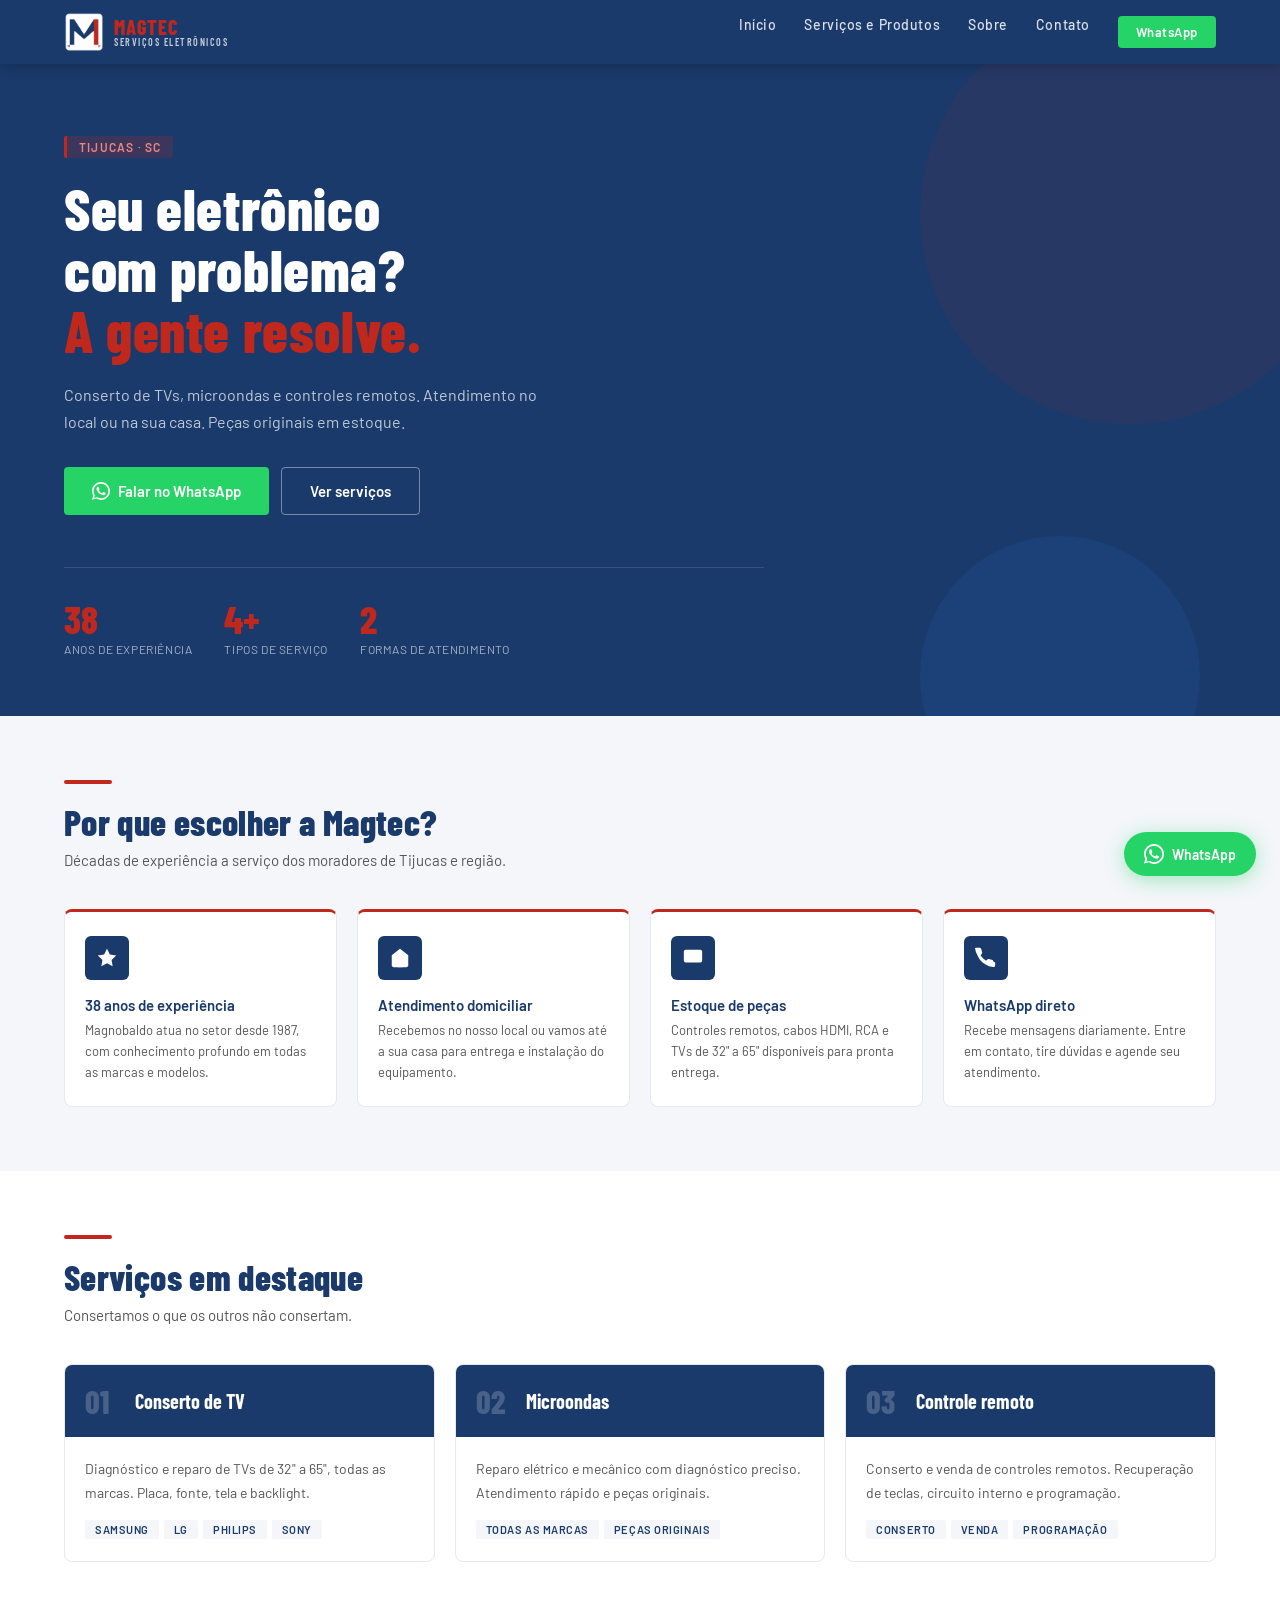
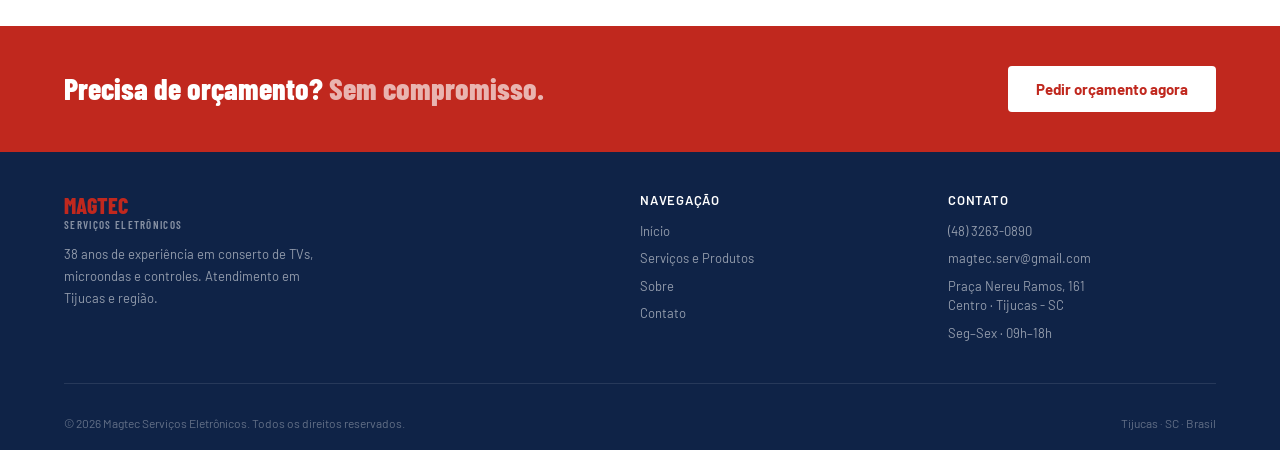
<file: index.html>
﻿<!DOCTYPE html>
<html lang="pt-BR">
<head>
<meta charset="UTF-8">
<meta name="viewport" content="width=device-width, initial-scale=1.0">
<title>Magtec Serviços Eletrônicos</title>
<link href="https://fonts.googleapis.com/css2?family=Barlow+Condensed:wght@400;600;700;800&family=Barlow:wght@400;500;600&display=swap" rel="stylesheet">
<link rel="stylesheet" href="style.css">
</head>
<body>

<!-- NAV -->
<nav id="main-nav">
  <a href="#" class="nav-logo" onclick="showPage('home')">
    <img src="assets/logo-mark.png" alt="Magtec logo mark">
    <div class="nav-logo-text">
      <div class="n1">MAGTEC</div>
      <div class="n2">SERVIÇOS ELETRÔNICOS</div>
    </div>
  </a>
  <div class="nav-links">
    <a href="#" onclick="showPage('home')">Início</a>
    <a href="#" onclick="showPage('servicos')">Serviços e Produtos</a>
    <a href="#" onclick="showPage('sobre')">Sobre</a>
    <a href="#" onclick="showPage('contato')">Contato</a>
    <a href="https://api.whatsapp.com/send?phone=554832630890" class="nav-cta" target="_blank" rel="noopener noreferrer">WhatsApp</a>
  </div>
  <div class="hamburger" id="ham" onclick="toggleMenu()">
    <span></span><span></span><span></span>
  </div>
</nav>
<div class="mobile-menu" id="mobile-menu">
  <a href="#" onclick="showPage('home');toggleMenu()">Início</a>
  <a href="#" onclick="showPage('servicos');toggleMenu()">Serviços e Produtos</a>
  <a href="#" onclick="showPage('sobre');toggleMenu()">Sobre</a>
  <a href="#" onclick="showPage('contato');toggleMenu()">Contato</a>
  <a href="https://api.whatsapp.com/send?phone=554832630890" target="_blank" rel="noopener noreferrer">WhatsApp</a>
</div>

<!-- ================================ PAGE: HOME ================================ -->
<div id="page-home" class="page active">

  <section class="hero">
    <div class="hero-inner">
      <div class="hero-badge">Tijucas · SC</div>
      <h1>Seu eletrônico<br>com problema?<br><span>A gente resolve.</span></h1>
      <p>Conserto de TVs, microondas e controles remotos. Atendimento no local ou na sua casa. Peças originais em estoque.</p>
      <div class="hero-btns">
        <a href="https://api.whatsapp.com/send?phone=554832630890&text=Olá!%20Vim%20pelo%20site%20e%20preciso%20de%20assistência." class="btn-primary" target="_blank" rel="noopener noreferrer">
          <svg viewBox="0 0 24 24" width="18" height="18" fill="white"><path d="M17.472 14.382c-.297-.149-1.758-.867-2.03-.967-.273-.099-.471-.148-.67.15-.197.297-.767.966-.94 1.164-.173.199-.347.223-.644.075-.297-.15-1.255-.463-2.39-1.475-.883-.788-1.48-1.761-1.653-2.059-.173-.297-.018-.458.13-.606.134-.133.298-.347.446-.52.149-.174.198-.298.298-.497.099-.198.05-.371-.025-.52-.075-.149-.669-1.612-.916-2.207-.242-.579-.487-.5-.669-.51-.173-.008-.371-.01-.57-.01-.198 0-.52.074-.792.372-.272.297-1.04 1.016-1.04 2.479 0 1.462 1.065 2.875 1.213 3.074.149.198 2.096 3.2 5.077 4.487.709.306 1.262.489 1.694.625.712.227 1.36.195 1.871.118.571-.085 1.758-.719 2.006-1.413.248-.694.248-1.289.173-1.413-.074-.124-.272-.198-.57-.347z"/><path d="M12 0C5.373 0 0 5.373 0 12c0 2.127.558 4.124 1.535 5.854L.057 23.5l5.818-1.524A11.944 11.944 0 0012 24c6.627 0 12-5.373 12-12S18.627 0 12 0zm0 21.818a9.836 9.836 0 01-5.017-1.374l-.36-.214-3.727.977.995-3.635-.235-.374A9.836 9.836 0 012.182 12C2.182 6.57 6.57 2.182 12 2.182S21.818 6.57 21.818 12 17.43 21.818 12 21.818z"/></svg>
          Falar no WhatsApp
        </a>
        <a href="#" onclick="showPage('servicos')" class="btn-secondary">Ver serviços</a>
      </div>
      <div class="hero-stats">
        <div class="stat">
          <div class="stat-num">38</div>
          <div class="stat-label">ANOS DE EXPERIÊNCIA</div>
        </div>
        <div class="stat">
          <div class="stat-num">4+</div>
          <div class="stat-label">TIPOS DE SERVIÇO</div>
        </div>
        <div class="stat">
          <div class="stat-num">2</div>
          <div class="stat-label">FORMAS DE ATENDIMENTO</div>
        </div>
      </div>
    </div>
  </section>

  <section class="section section-alt">
    <div class="accent-line"></div>
    <div class="section-title">Por que escolher a Magtec?</div>
    <div class="section-sub">Décadas de experiência a serviço dos moradores de Tijucas e região.</div>
    <div class="diff-grid">
      <div class="diff-card">
        <div class="diff-icon">
          <svg viewBox="0 0 24 24"><path d="M12 2L15.09 8.26L22 9.27L17 14.14L18.18 21.02L12 17.77L5.82 21.02L7 14.14L2 9.27L8.91 8.26L12 2Z"/></svg>
        </div>
        <div class="diff-title">38 anos de experiência</div>
        <div class="diff-text">Magnobaldo atua no setor desde 1987, com conhecimento profundo em todas as marcas e modelos.</div>
      </div>
      <div class="diff-card">
        <div class="diff-icon">
          <svg viewBox="0 0 24 24"><path d="M3 9l9-7 9 7v11a2 2 0 01-2 2H5a2 2 0 01-2-2z"/><polyline points="9,22 9,12 15,12 15,22"/></svg>
        </div>
        <div class="diff-title">Atendimento domiciliar</div>
        <div class="diff-text">Recebemos no nosso local ou vamos até a sua casa para entrega e instalação do equipamento.</div>
      </div>
      <div class="diff-card">
        <div class="diff-icon">
          <svg viewBox="0 0 24 24"><rect x="2" y="3" width="20" height="14" rx="2" ry="2"/><line x1="8" y1="21" x2="16" y2="21"/><line x1="12" y1="17" x2="12" y2="21"/></svg>
        </div>
        <div class="diff-title">Estoque de peças</div>
        <div class="diff-text">Controles remotos, cabos HDMI, RCA e TVs de 32" a 65" disponíveis para pronta entrega.</div>
      </div>
      <div class="diff-card">
        <div class="diff-icon">
          <svg viewBox="0 0 24 24"><path d="M22 16.92v3a2 2 0 01-2.18 2 19.79 19.79 0 01-8.63-3.07A19.5 19.5 0 013.07 9.8a19.79 19.79 0 01-3.07-8.68A2 2 0 012 .9h3a2 2 0 012 1.72c.127.96.361 1.903.7 2.81a2 2 0 01-.45 2.11L6.09 8.91a16 16 0 006 6l1.27-1.27a2 2 0 012.11-.45c.907.339 1.85.573 2.81.7a2 2 0 011.72 2.02z"/></svg>
        </div>
        <div class="diff-title">WhatsApp direto</div>
        <div class="diff-text">Recebe mensagens diariamente. Entre em contato, tire dúvidas e agende seu atendimento.</div>
      </div>
    </div>
  </section>

  <section class="section">
    <div class="accent-line"></div>
    <div class="section-title">Serviços em destaque</div>
    <div class="section-sub">Consertamos o que os outros não consertam.</div>
    <div class="services-grid">
      <div class="service-card">
        <div class="service-header">
          <div class="service-num">01</div>
          <h3>Conserto de TV</h3>
        </div>
        <div class="service-body">
          <p>Diagnóstico e reparo de TVs de 32" a 65", todas as marcas. Placa, fonte, tela e backlight.</p>
          <span class="service-tag">SAMSUNG</span>
          <span class="service-tag">LG</span>
          <span class="service-tag">PHILIPS</span>
          <span class="service-tag">SONY</span>
        </div>
      </div>
      <div class="service-card">
        <div class="service-header">
          <div class="service-num">02</div>
          <h3>Microondas</h3>
        </div>
        <div class="service-body">
          <p>Reparo elétrico e mecânico com diagnóstico preciso. Atendimento rápido e peças originais.</p>
          <span class="service-tag">TODAS AS MARCAS</span>
          <span class="service-tag">PEÇAS ORIGINAIS</span>
        </div>
      </div>
      <div class="service-card">
        <div class="service-header">
          <div class="service-num">03</div>
          <h3>Controle remoto</h3>
        </div>
        <div class="service-body">
          <p>Conserto e venda de controles remotos. Recuperação de teclas, circuito interno e programação.</p>
          <span class="service-tag">CONSERTO</span>
          <span class="service-tag">VENDA</span>
          <span class="service-tag">PROGRAMAÇÃO</span>
        </div>
      </div>
    </div>
  </section>

  <div class="cta-band">
    <h2>Precisa de orçamento? <span>Sem compromisso.</span></h2>
    <a href="https://api.whatsapp.com/send?phone=554832630890&text=Olá!%20Quero%20um%20orçamento." class="btn-branco" target="_blank" rel="noopener noreferrer">Pedir orçamento agora</a>
  </div>

</div>

<!-- ================================ PAGE: SERVIÇOS ================================ -->
<div id="page-servicos" class="page">
  <div class="page-header">
    <div class="breadcrumb">Início <span>/ Serviços e Produtos</span></div>
    <h1>Serviços e Produtos</h1>
    <p>Tudo o que a Magtec oferece para você</p>
  </div>

  <section class="section">
    <div class="accent-line"></div>
    <div class="section-title">Serviços</div>
    <div class="section-sub">Atendemos no local ou em domicílio. Seg–Sex, 09h–12h e 14h–18h.</div>
    <div class="services-grid">
      <div class="service-card">
        <div class="service-header">
          <div class="service-num">01</div>
          <h3>Conserto de TV</h3>
        </div>
        <div class="service-body">
          <p>Trabalhamos com TVs de 32" a 65", LED e LCD, de todas as marcas. Diagnóstico de placa principal, fonte, backlight e tela. Orçamento informado antes do serviço.</p>
          <span class="service-tag">SAMSUNG</span>
          <span class="service-tag">LG</span>
          <span class="service-tag">PHILIPS</span>
          <span class="service-tag">SONY</span>
          <span class="service-tag">TCL</span>
          <span class="service-tag">AOC</span>
        </div>
      </div>
      <div class="service-card">
        <div class="service-header">
          <div class="service-num">02</div>
          <h3>Microondas</h3>
        </div>
        <div class="service-body">
          <p>Diagnóstico completo de falhas elétricas e mecânicas. Substituição de magnetron, prato, motor e componentes eletrônicos. Peças com garantia.</p>
          <span class="service-tag">CONSUL</span>
          <span class="service-tag">ELECTROLUX</span>
          <span class="service-tag">BRASTEMP</span>
          <span class="service-tag">OUTRAS</span>
        </div>
      </div>
      <div class="service-card">
        <div class="service-header">
          <div class="service-num">03</div>
          <h3>Controle remoto</h3>
        </div>
        <div class="service-body">
          <p>Conserto de controles com teclas travadas, sem resposta ou com circuit danificado. Também realizamos programação universal e venda de controles novos.</p>
          <span class="service-tag">CONSERTO</span>
          <span class="service-tag">PROGRAMAÇÃO</span>
          <span class="service-tag">VENDA</span>
        </div>
      </div>
    </div>
  </section>

  <section class="section section-alt">
    <div class="accent-line"></div>
    <div class="section-title">Produtos à venda</div>
    <div class="section-sub">Estoque disponível no local. Consulte disponibilidade pelo WhatsApp.</div>
    <div class="produtos-grid">
      <div class="produto-card">
        <div class="produto-img"><img src="assets/produto-controles.jpg" alt="Controles remotos"></div>
        <div class="produto-info">
          <div class="produto-nome">Controles remotos</div>
          <div class="produto-desc">Originais e universais para TV, DVD e outros aparelhos.</div>
          <a href="https://api.whatsapp.com/send?phone=554832630890" class="produto-cta" target="_blank" rel="noopener noreferrer">Consultar preço →</a>
        </div>
      </div>
      <div class="produto-card">
        <div class="produto-img"><img src="assets/produto-cabos.jpg" alt="Cabos e acessórios HDMI"></div>
        <div class="produto-info">
          <div class="produto-nome">Cabos e acessórios</div>
          <div class="produto-desc">Cabos HDMI, RCA, antena e demais conectores.</div>
          <a href="https://api.whatsapp.com/send?phone=554832630890" class="produto-cta" target="_blank" rel="noopener noreferrer">Consultar preço →</a>
        </div>
      </div>
      <div class="produto-card">
        <div class="produto-img"><img src="assets/produto-tvs.jpg" alt="TVs 32 a 65 polegadas"></div>
        <div class="produto-info">
          <div class="produto-nome">TVs 32" a 65"</div>
          <div class="produto-desc">Televisores novos e seminovos. Diversas marcas e tamanhos.</div>
          <a href="https://api.whatsapp.com/send?phone=554832630890" class="produto-cta" target="_blank" rel="noopener noreferrer">Consultar preço →</a>
        </div>
      </div>
    </div>
  </section>

  <div class="cta-band">
    <h2>Dúvida sobre algum serviço? <span>Fale com a Magtec.</span></h2>
    <a href="https://api.whatsapp.com/send?phone=554832630890" class="btn-branco" target="_blank" rel="noopener noreferrer">Chamar no WhatsApp</a>
  </div>
</div>

<!-- ================================ PAGE: SOBRE ================================ -->
<div id="page-sobre" class="page">
  <div class="page-header">
    <div class="breadcrumb">Início <span>/ Sobre</span></div>
    <h1>Sobre a Magtec</h1>
    <p>Nossa história e como trabalhamos</p>
  </div>

  <section class="section">
    <div class="sobre-layout">
      <div class="sobre-foto">
        <img src="fotos/eletronica-01.jpeg" alt="Magnobaldo Santos Da Silva no espaço de trabalho da Magtec">
      </div>
      <div class="sobre-texto">
        <div class="accent-line"></div>
        <h2>38 anos consertando o que <span>importa.</span></h2>
        <p>A Magtec Serviços Eletrônicos nasceu da paixão pela tecnologia e da vontade de oferecer um serviço honesto, acessível e de qualidade para os moradores de Tijucas e região.</p>
        <p>Magnobaldo Santos Da Silva iniciou sua trajetória na área de eletrônica por uma oportunidade que virou vocação. Desde então, nunca parou — e hoje atende uma ampla gama de clientes, de todas as idades e perfis.</p>
        <p>Com apenas um colaborador, a Magtec mantém o atendimento personalizado: você fala diretamente com quem vai cuidar do seu equipamento.</p>
        <div class="sobre-nums">
          <div class="sobre-num-card">
            <div class="num">38</div>
            <div class="lbl">ANOS DE EXPERIÊNCIA</div>
          </div>
          <div class="sobre-num-card">
            <div class="num">4+</div>
            <div class="lbl">TIPOS DE SERVIÇO</div>
          </div>
          <div class="sobre-num-card">
            <div class="num">2</div>
            <div class="lbl">FORMAS DE ATENDIMENTO</div>
          </div>
          <div class="sobre-num-card">
            <div class="num">1</div>
            <div class="lbl">TIME DEDICADO</div>
          </div>
        </div>
      </div>
    </div>
  </section>

  <section class="section section-alt">
    <div class="accent-line"></div>
    <div class="section-title">Como trabalhamos</div>
    <div class="section-sub">Simples e direto ao ponto — da forma que o Magnobaldo gosta.</div>
    <div class="diff-grid">
      <div class="diff-card">
        <div class="diff-icon">
          <svg viewBox="0 0 24 24"><path d="M22 16.92v3a2 2 0 01-2.18 2 19.79 19.79 0 01-8.63-3.07A19.5 19.5 0 013.07 9.8a19.79 19.79 0 01-3.07-8.68A2 2 0 012 .9h3a2 2 0 012 1.72c.127.96.361 1.903.7 2.81a2 2 0 01-.45 2.11L6.09 8.91a16 16 0 006 6l1.27-1.27a2 2 0 012.11-.45c.907.339 1.85.573 2.81.7a2 2 0 011.72 2.02z"/></svg>
        </div>
        <div class="diff-title">1. Contato pelo WhatsApp</div>
        <div class="diff-text">Mande uma mensagem descrevendo o problema. O Magnobaldo responde e orienta os próximos passos.</div>
      </div>
      <div class="diff-card">
        <div class="diff-icon">
          <svg viewBox="0 0 24 24"><path d="M3 9l9-7 9 7v11a2 2 0 01-2 2H5a2 2 0 01-2-2z"/></svg>
        </div>
        <div class="diff-title">2. Leva ou a gente busca</div>
        <div class="diff-text">Você pode trazer o equipamento até a Praça Nereu Ramos 161, ou combinar a busca na sua casa.</div>
      </div>
      <div class="diff-card">
        <div class="diff-icon">
          <svg viewBox="0 0 24 24"><polyline points="22 12 18 12 15 21 9 3 6 12 2 12"/></svg>
        </div>
        <div class="diff-title">3. Diagnóstico e orçamento</div>
        <div class="diff-text">Avaliação técnica com orçamento transparente antes de qualquer serviço ser realizado.</div>
      </div>
      <div class="diff-card">
        <div class="diff-icon">
          <svg viewBox="0 0 24 24"><path d="M22 11.08V12a10 10 0 11-5.93-9.14"/><polyline points="22 4 12 14.01 9 11.01"/></svg>
        </div>
        <div class="diff-title">4. Entrega e instalação</div>
        <div class="diff-text">Pronto o conserto, entregamos pessoalmente — ou levamos até a sua casa para instalar.</div>
      </div>
    </div>
  </section>

  <div class="cta-band">
    <h2>Pronto para resolver? <span>A gente tá aqui.</span></h2>
    <a href="https://api.whatsapp.com/send?phone=554832630890" class="btn-branco" target="_blank" rel="noopener noreferrer">Falar com a Magtec</a>
  </div>
</div>

<!-- ================================ PAGE: CONTATO ================================ -->
<div id="page-contato" class="page">
  <div class="page-header">
    <div class="breadcrumb">Início <span>/ Contato</span></div>
    <h1>Contato</h1>
    <p>Fale com a Magtec — respondemos pelo WhatsApp todos os dias úteis</p>
  </div>

  <section class="section">
    <div class="contato-layout">
      <div class="contato-info">
        <h3>Onde nos encontrar</h3>
        <div class="mapa-wrapper">
          <div class="mapa-badge">
            <svg width="14" height="14" viewBox="0 0 24 24" fill="#C0281E"><path d="M12 2C8.13 2 5 5.13 5 9c0 5.25 7 13 7 13s7-7.75 7-13c0-3.87-3.13-7-7-7zm0 9.5c-1.38 0-2.5-1.12-2.5-2.5s1.12-2.5 2.5-2.5 2.5 1.12 2.5 2.5-1.12 2.5-2.5 2.5z"/></svg>
            Praça Nereu Ramos, 161 · Tijucas-SC
          </div>
          <iframe
            src="https://www.openstreetmap.org/export/embed.html?bbox=-48.6389%2C-27.2467%2C-48.6289%2C-27.2367&layer=mapnik&marker=-27.2417%2C-48.6339"
            class="mapa-iframe"
            allowfullscreen=""
            loading="lazy"
            referrerpolicy="no-referrer-when-downgrade"
            title="Localização da Magtec Serviços Eletrônicos">
          </iframe>
          <a href="https://www.google.com/maps/search/?api=1&query=Praça+Nereu+Ramos,+161,+Tijucas,+SC" target="_blank" rel="noopener noreferrer" class="mapa-cta">
            <svg width="14" height="14" viewBox="0 0 24 24" fill="currentColor"><path d="M12 2C8.13 2 5 5.13 5 9c0 5.25 7 13 7 13s7-7.75 7-13c0-3.87-3.13-7-7-7zm0 9.5c-1.38 0-2.5-1.12-2.5-2.5s1.12-2.5 2.5-2.5 2.5 1.12 2.5 2.5-1.12 2.5-2.5 2.5z"/></svg>
            Abrir no Google Maps
          </a>
        </div>
        <div class="info-item">
          <div class="info-dot"></div>
          <p><strong>Endereço</strong><br>Praça Nereu Ramos, 161 - 2<br>Centro · Tijucas - SC · 88200-000</p>
        </div>
        <div class="info-item">
          <div class="info-dot"></div>
          <p><strong>Horário de funcionamento</strong><br>Segunda a sexta: 09h–12h e 14h–18h<br>Sábado e domingo: fechado</p>
        </div>
        <div class="info-item">
          <div class="info-dot"></div>
          <p><strong>WhatsApp</strong><br>(48) 3263-0890</p>
        </div>
        <div class="info-item">
          <div class="info-dot"></div>
          <p><strong>E-mail</strong><br>magtec.serv@gmail.com</p>
        </div>
        <div class="info-item">
          <div class="info-dot"></div>
          <p><strong>Facebook</strong><br><a href="https://www.facebook.com/magtecservices" target="_blank" rel="noopener noreferrer" style="color:var(--azul-medio);">facebook.com/magtecservices</a></p>
        </div>
      </div>
      <div class="form-contato">
        <h3>Envie uma mensagem</h3>
        <div id="form-resposta" style="display:none; padding:12px 14px; border-radius:6px; font-size:13px; margin-bottom:14px;"></div>
        <div class="form-group">
          <label for="contact-nome">Seu nome</label>
          <input type="text" id="contact-nome" placeholder="Como posso te chamar?">
        </div>
        <div class="form-group">
          <label for="contact-tel">Telefone / WhatsApp</label>
          <input type="tel" id="contact-tel" placeholder="(48) 9 9999-9999">
        </div>
        <div class="form-group">
          <label for="contact-equip">Tipo de equipamento</label>
          <select id="contact-equip">
            <option value="">Selecione...</option>
            <option>TV</option>
            <option>Microondas</option>
            <option>Controle remoto</option>
            <option>Outro</option>
          </select>
        </div>
        <div class="form-group">
          <label for="contact-msg">Descreva o problema</label>
          <textarea id="contact-msg" placeholder="Ex: TV Samsung 43 não liga, tela preta..."></textarea>
        </div>
        <button class="btn-form" id="btn-enviar" onclick="enviarContato(event)">Enviar mensagem</button>
        <div style="text-align: center; margin-top: 14px; color: var(--cinza-texto); font-size: 13px;">ou</div>
        <a href="https://api.whatsapp.com/send?phone=554832630890&text=Olá!%20Vim%20pelo%20site%20e%20preciso%20de%20assistência." class="btn-primary" target="_blank" rel="noopener noreferrer" style="margin-top: 10px; display: flex; justify-content: center; gap: 8px;">
          <svg viewBox="0 0 24 24" width="16" height="16" fill="white"><path d="M17.472 14.382c-.297-.149-1.758-.867-2.03-.967-.273-.099-.471-.148-.67.15-.197.297-.767.966-.94 1.164-.173.199-.347.223-.644.075-.297-.15-1.255-.463-2.39-1.475-.883-.788-1.48-1.761-1.653-2.059-.173-.297-.018-.458.13-.606.134-.133.298-.347.446-.52.149-.174.198-.298.298-.497.099-.198.05-.371-.025-.52-.075-.149-.669-1.612-.916-2.207-.242-.579-.487-.5-.669-.51-.173-.008-.371-.01-.57-.01-.198 0-.52.074-.792.372-.272.297-1.04 1.016-1.04 2.479 0 1.462 1.065 2.875 1.213 3.074.149.198 2.096 3.2 5.077 4.487.709.306 1.262.489 1.694.625.712.227 1.36.195 1.871.118.571-.085 1.758-.719 2.006-1.413.248-.694.248-1.289.173-1.413-.074-.124-.272-.198-.57-.347z"/><path d="M12 0C5.373 0 0 5.373 0 12c0 2.127.558 4.124 1.535 5.854L.057 23.5l5.818-1.524A11.944 11.944 0 0012 24c6.627 0 12-5.373 12-12S18.627 0 12 0zm0 21.818a9.836 9.836 0 01-5.017-1.374l-.36-.214-3.727.977.995-3.635-.235-.374A9.836 9.836 0 012.182 12C2.182 6.57 6.57 2.182 12 2.182S21.818 6.57 21.818 12 17.43 21.818 12 21.818z"/></svg>
          Chamar direto no WhatsApp
        </a>
      </div>
    </div>
  </section>
</div>

<!-- FOOTER (em todas as páginas via JS) -->
<footer id="main-footer">
  <div class="footer-top">
    <div class="footer-brand">
      <div class="n1">MAGTEC</div>
      <div class="n2">SERVIÇOS ELETRÔNICOS</div>
      <p>38 anos de experiência em conserto de TVs, microondas e controles. Atendimento em Tijucas e região.</p>
    </div>
    <div class="footer-col">
      <h4>NAVEGAÇÃO</h4>
      <a href="#" onclick="showPage('home')">Início</a>
      <a href="#" onclick="showPage('servicos')">Serviços e Produtos</a>
      <a href="#" onclick="showPage('sobre')">Sobre</a>
      <a href="#" onclick="showPage('contato')">Contato</a>
    </div>
    <div class="footer-col">
      <h4>CONTATO</h4>
      <p>(48) 3263-0890</p>
      <p>magtec.serv@gmail.com</p>
      <p>Praça Nereu Ramos, 161<br>Centro · Tijucas - SC</p>
      <p>Seg–Sex · 09h–18h</p>
    </div>
  </div>
  <div class="footer-bottom">
    <p>© 2026 Magtec Serviços Eletrônicos. Todos os direitos reservados.</p>
    <p>Tijucas · SC · Brasil</p>
  </div>
</footer>

<!-- WhatsApp float -->
<a href="https://api.whatsapp.com/send?phone=554832630890&text=Olá!%20Vim%20pelo%20site." class="wa-float" target="_blank" rel="noopener noreferrer">
  <svg viewBox="0 0 24 24"><path d="M17.472 14.382c-.297-.149-1.758-.867-2.03-.967-.273-.099-.471-.148-.67.15-.197.297-.767.966-.94 1.164-.173.199-.347.223-.644.075-.297-.15-1.255-.463-2.39-1.475-.883-.788-1.48-1.761-1.653-2.059-.173-.297-.018-.458.13-.606.134-.133.298-.347.446-.52.149-.174.198-.298.298-.497.099-.198.05-.371-.025-.52-.075-.149-.669-1.612-.916-2.207-.242-.579-.487-.5-.669-.51-.173-.008-.371-.01-.57-.01-.198 0-.52.074-.792.372-.272.297-1.04 1.016-1.04 2.479 0 1.462 1.065 2.875 1.213 3.074.149.198 2.096 3.2 5.077 4.487.709.306 1.262.489 1.694.625.712.227 1.36.195 1.871.118.571-.085 1.758-.719 2.006-1.413.248-.694.248-1.289.173-1.413-.074-.124-.272-.198-.57-.347z"/><path d="M12 0C5.373 0 0 5.373 0 12c0 2.127.558 4.124 1.535 5.854L.057 23.5l5.818-1.524A11.944 11.944 0 0012 24c6.627 0 12-5.373 12-12S18.627 0 12 0zm0 21.818a9.836 9.836 0 01-5.017-1.374l-.36-.214-3.727.977.995-3.635-.235-.374A9.836 9.836 0 012.182 12C2.182 6.57 6.57 2.182 12 2.182S21.818 6.57 21.818 12 17.43 21.818 12 21.818z"/></svg>
  WhatsApp
</a>

<script>
function showPage(name) {
  document.querySelectorAll('.page').forEach(p => p.classList.remove('active'));
  document.getElementById('page-' + name).classList.add('active');
  window.scrollTo({ top: 0, behavior: 'smooth' });
}
function toggleMenu() {
  document.getElementById('mobile-menu').classList.toggle('open');
}

function enviarContato(e) {
  e.preventDefault();
  const nome     = document.getElementById('contact-nome').value.trim();
  const telefone = document.getElementById('contact-tel').value.trim();
  const equip    = document.getElementById('contact-equip').value;
  const mensagem = document.getElementById('contact-msg').value.trim();
  const resposta = document.getElementById('form-resposta');

  resposta.style.display = 'none';

  if (!nome || nome.length < 2) {
    mostrarResposta(resposta, 'Por favor, informe seu nome.', false);
    return;
  }
  if (!mensagem || mensagem.length < 5) {
    mostrarResposta(resposta, 'Descreva o problema antes de enviar.', false);
    return;
  }

  // Monta a mensagem formatada para o WhatsApp
  const linhas = [
    'Olá, vim pelo site da Magtec! 👋',
    '',
    `👤 *Nome:* ${nome}`,
    telefone ? `📱 *Telefone:* ${telefone}` : null,
    equip    ? `🔧 *Equipamento:* ${equip}`  : null,
    `❗ *Problema:* ${mensagem}`,
  ].filter(l => l !== null).join('\n');

  const url = 'https://wa.me/554832630890?text=' + encodeURIComponent(linhas);

  // Feedback visual antes de abrir o WhatsApp
  mostrarResposta(resposta, '✅ Redirecionando para o WhatsApp da Magtec...', true);

  // Limpa o formulário
  document.getElementById('contact-nome').value  = '';
  document.getElementById('contact-tel').value   = '';
  document.getElementById('contact-equip').value = '';
  document.getElementById('contact-msg').value   = '';

  // Abre o WhatsApp após 600ms (tempo de ver o feedback)
  setTimeout(() => window.open(url, '_blank'), 600);

}

// Máscara de telefone suave: formata só ao avançar, não trava ao apagar
(function() {
  const tel = document.getElementById('contact-tel');
  tel.addEventListener('keydown', function(e) {
    if (e.key === 'Backspace' || e.key === 'Delete') {
      // deixa o navegador apagar normalmente, sem interferir
      return;
    }
  });
  tel.addEventListener('input', function(e) {
    const digits = e.target.value.replace(/\D/g, '').slice(0, 11);
    if (digits.length === 0) { e.target.value = ''; return; }

    let formatted = '';
    if (digits.length <= 2) {
      formatted = '(' + digits;
    } else if (digits.length <= 6) {
      formatted = '(' + digits.slice(0,2) + ') ' + digits.slice(2);
    } else if (digits.length <= 10) {
      formatted = '(' + digits.slice(0,2) + ') ' + digits.slice(2,6) + '-' + digits.slice(6);
    } else {
      formatted = '(' + digits.slice(0,2) + ') ' + digits[2] + ' ' + digits.slice(3,7) + '-' + digits.slice(7);
    }
    e.target.value = formatted;
  });
})();

function mostrarResposta(el, msg, sucesso) {
  el.textContent = msg;
  el.style.display = 'block';
  el.style.background = sucesso ? '#eaf6ec' : '#fdf0f0';
  el.style.color      = sucesso ? '#28a745' : '#C0281E';
  el.style.border     = '1px solid ' + (sucesso ? '#b8e0bf' : '#f5c2c2');
}
</script>
</body>
</html>
</file>
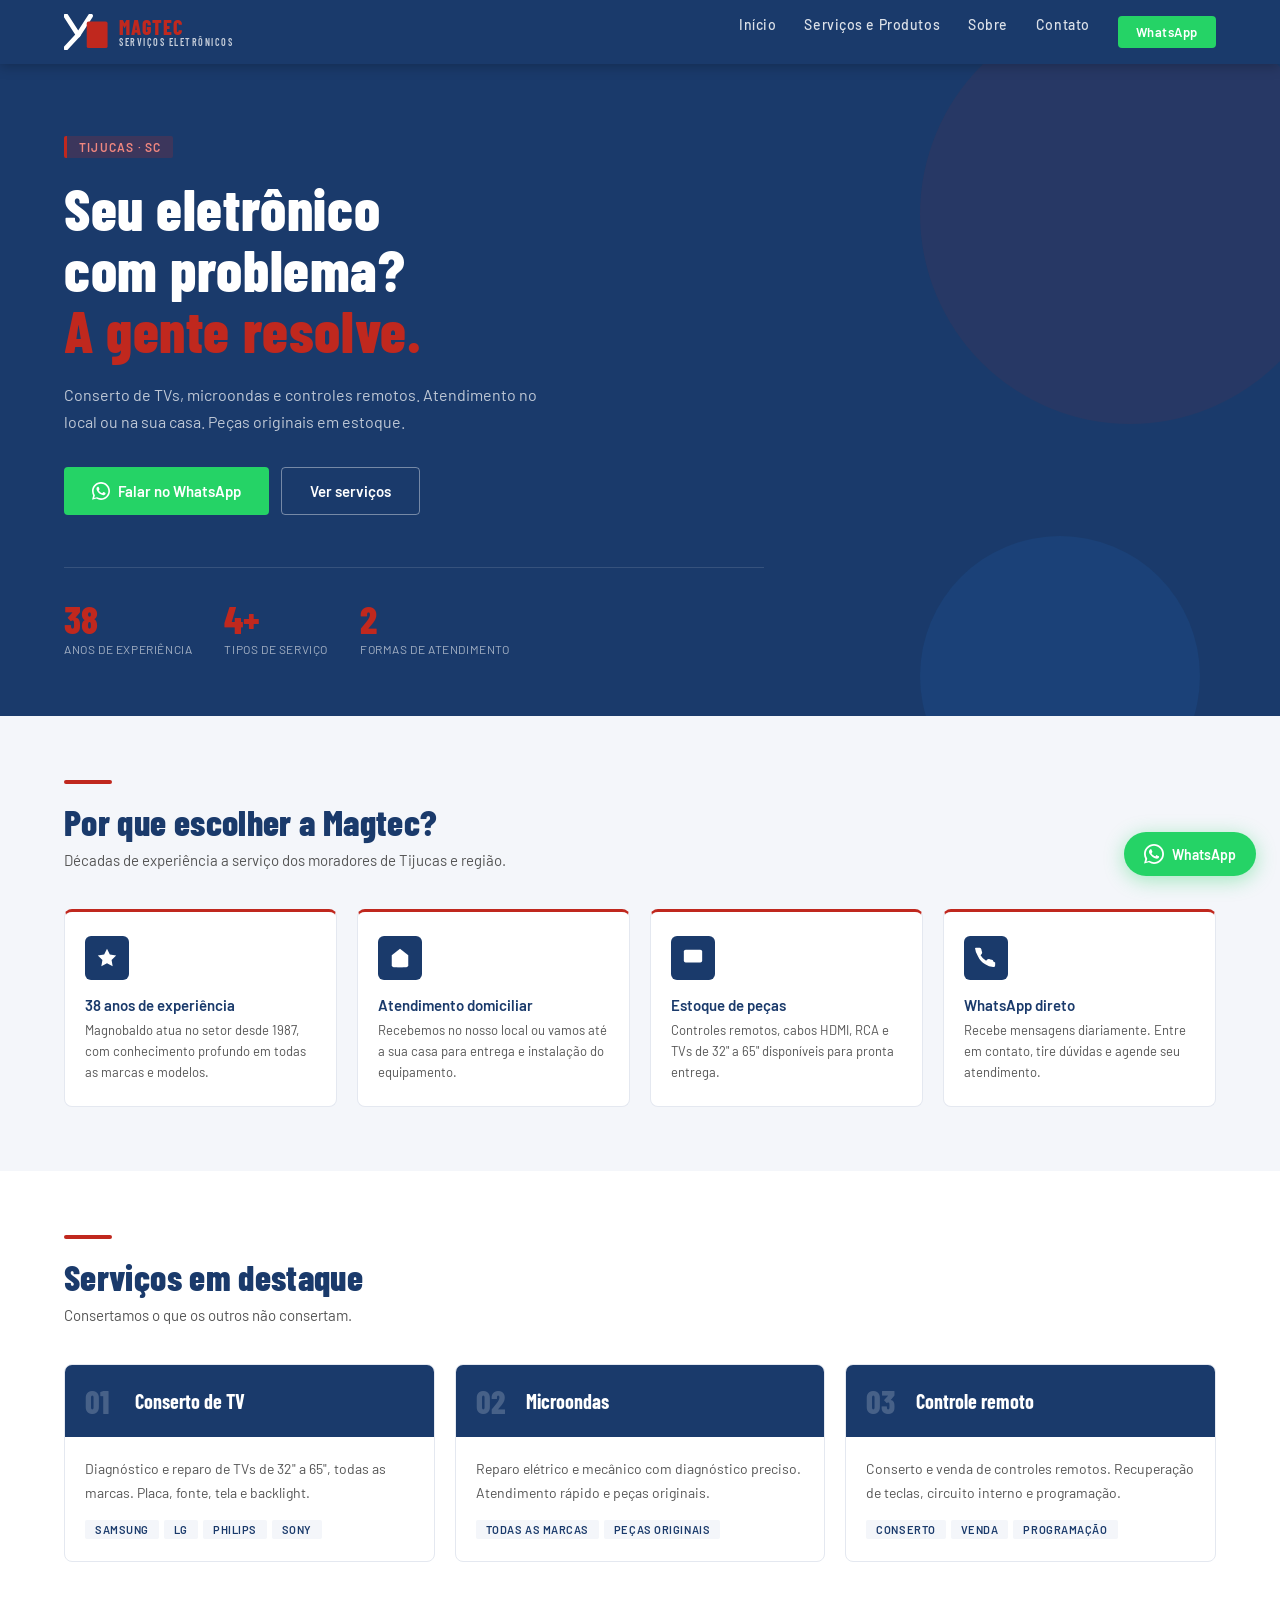
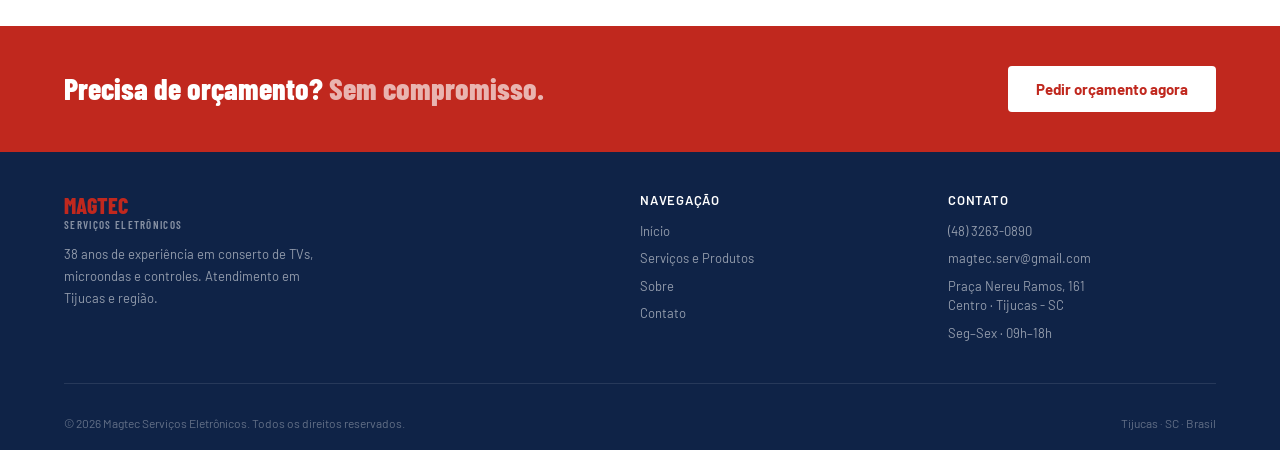
<file: codigo/index.html>
<!DOCTYPE html>
<html lang="pt-BR">
<head>
<meta charset="UTF-8">
<meta name="viewport" content="width=device-width, initial-scale=1.0">
<title>Magtec Serviços Eletrônicos</title>
<link href="https://fonts.googleapis.com/css2?family=Barlow+Condensed:wght@400;600;700;800&family=Barlow:wght@400;500;600&display=swap" rel="stylesheet">
<style>
  :root {
    --azul: #1A3A6B;
    --azul-medio: #1E5FA8;
    --vermelho: #C0281E;
    --vermelho-escuro: #8B1A12;
    --branco: #ffffff;
    --cinza-claro: #F4F6FA;
    --cinza-texto: #555;
    --whatsapp: #25D366;
    --font-titulo: 'Barlow Condensed', sans-serif;
    --font-corpo: 'Barlow', sans-serif;
  }
  * { margin: 0; padding: 0; box-sizing: border-box; }
  html { scroll-behavior: smooth; }
  body { font-family: var(--font-corpo); color: #222; background: var(--branco); }

  /* NAV */
  nav {
    background: var(--azul);
    padding: 0 5%;
    display: flex;
    align-items: center;
    justify-content: space-between;
    height: 64px;
    position: sticky;
    top: 0;
    z-index: 100;
    box-shadow: 0 2px 12px rgba(0,0,0,0.25);
  }
  .nav-logo {
    display: flex;
    align-items: center;
    gap: 10px;
    text-decoration: none;
  }
  .nav-logo svg { height: 36px; }
  .nav-logo-text { line-height: 1; }
  .nav-logo-text .n1 { color: var(--vermelho); font-family: var(--font-titulo); font-size: 20px; font-weight: 800; letter-spacing: 0.05em; }
  .nav-logo-text .n2 { color: rgba(255,255,255,0.75); font-family: var(--font-titulo); font-size: 10px; font-weight: 600; letter-spacing: 0.15em; }
  .nav-links { display: flex; gap: 28px; }
  .nav-links a {
    color: rgba(255,255,255,0.85);
    text-decoration: none;
    font-size: 14px;
    font-weight: 500;
    letter-spacing: 0.04em;
    transition: color 0.2s;
  }
  .nav-links a:hover { color: var(--branco); }
  .nav-cta {
    background: var(--whatsapp);
    color: var(--branco) !important;
    padding: 8px 18px;
    border-radius: 4px;
    font-weight: 600 !important;
    font-size: 13px !important;
  }
  .nav-cta:hover { background: #1ebe58 !important; }
  .hamburger { display: none; flex-direction: column; gap: 5px; cursor: pointer; }
  .hamburger span { width: 24px; height: 2px; background: white; display: block; }
  .mobile-menu {
    display: none;
    background: var(--azul);
    padding: 16px 5%;
    flex-direction: column;
    gap: 12px;
  }
  .mobile-menu a { color: rgba(255,255,255,0.9); text-decoration: none; font-size: 15px; padding: 6px 0; border-bottom: 1px solid rgba(255,255,255,0.1); }
  .mobile-menu.open { display: flex; }

  /* PAGE SECTIONS */
  .page { display: none; }
  .page.active { display: block; }

  /* HERO */
  .hero {
    background: var(--azul);
    padding: 72px 5% 60px;
    position: relative;
    overflow: hidden;
  }
  .hero::before {
    content: '';
    position: absolute;
    right: -60px; top: -60px;
    width: 420px; height: 420px;
    border-radius: 50%;
    background: rgba(192,40,30,0.08);
  }
  .hero::after {
    content: '';
    position: absolute;
    right: 80px; bottom: -100px;
    width: 280px; height: 280px;
    border-radius: 50%;
    background: rgba(30,95,168,0.2);
  }
  .hero-inner { max-width: 700px; position: relative; z-index: 1; }
  .hero-badge {
    display: inline-block;
    background: rgba(192,40,30,0.2);
    color: #f0877f;
    font-size: 12px;
    font-weight: 600;
    letter-spacing: 0.1em;
    padding: 4px 12px;
    border-radius: 2px;
    margin-bottom: 20px;
    text-transform: uppercase;
    border-left: 3px solid var(--vermelho);
  }
  .hero h1 {
    font-family: var(--font-titulo);
    font-size: clamp(36px, 6vw, 58px);
    font-weight: 800;
    color: var(--branco);
    line-height: 1.05;
    margin-bottom: 20px;
    letter-spacing: 0.01em;
  }
  .hero h1 span { color: var(--vermelho); }
  .hero p {
    color: rgba(255,255,255,0.72);
    font-size: 16px;
    line-height: 1.7;
    margin-bottom: 32px;
    max-width: 500px;
  }
  .hero-btns { display: flex; gap: 12px; flex-wrap: wrap; }
  .btn-primary {
    background: var(--whatsapp);
    color: var(--branco);
    padding: 14px 28px;
    border-radius: 4px;
    font-weight: 600;
    font-size: 15px;
    text-decoration: none;
    display: inline-flex;
    align-items: center;
    gap: 8px;
    transition: background 0.2s, transform 0.1s;
  }
  .btn-primary:hover { background: #1ebe58; transform: translateY(-1px); }
  .btn-secondary {
    background: transparent;
    color: var(--branco);
    padding: 14px 28px;
    border-radius: 4px;
    font-weight: 600;
    font-size: 15px;
    text-decoration: none;
    border: 1.5px solid rgba(255,255,255,0.4);
    transition: border-color 0.2s, transform 0.1s;
  }
  .btn-secondary:hover { border-color: var(--branco); transform: translateY(-1px); }
  .hero-stats {
    display: flex;
    gap: 32px;
    margin-top: 52px;
    padding-top: 32px;
    border-top: 1px solid rgba(255,255,255,0.12);
    flex-wrap: wrap;
  }
  .stat { }
  .stat-num {
    font-family: var(--font-titulo);
    font-size: 38px;
    font-weight: 800;
    color: var(--vermelho);
    line-height: 1;
  }
  .stat-label { color: rgba(255,255,255,0.6); font-size: 12px; margin-top: 4px; letter-spacing: 0.05em; }

  /* SECTION COMMON */
  .section { padding: 64px 5%; }
  .section-alt { background: var(--cinza-claro); }
  .section-dark { background: var(--azul); }
  .section-title {
    font-family: var(--font-titulo);
    font-size: 36px;
    font-weight: 800;
    color: var(--azul);
    margin-bottom: 8px;
    letter-spacing: 0.01em;
  }
  .section-dark .section-title { color: var(--branco); }
  .section-sub {
    color: var(--cinza-texto);
    font-size: 15px;
    margin-bottom: 40px;
    max-width: 520px;
  }
  .section-dark .section-sub { color: rgba(255,255,255,0.6); }
  .accent-line {
    width: 48px; height: 4px;
    background: var(--vermelho);
    margin-bottom: 16px;
    border-radius: 2px;
  }

  /* DIFERENCIAIS */
  .diff-grid {
    display: grid;
    grid-template-columns: repeat(auto-fit, minmax(220px, 1fr));
    gap: 20px;
  }
  .diff-card {
    background: var(--branco);
    border-radius: 8px;
    padding: 24px 20px;
    border: 1px solid #e4e8f0;
    border-top: 3px solid var(--vermelho);
    transition: transform 0.2s, box-shadow 0.2s;
  }
  .diff-card:hover { transform: translateY(-3px); box-shadow: 0 8px 24px rgba(26,58,107,0.1); }
  .diff-icon {
    width: 44px; height: 44px;
    background: var(--azul);
    border-radius: 6px;
    display: flex; align-items: center; justify-content: center;
    margin-bottom: 16px;
  }
  .diff-icon svg { width: 22px; height: 22px; fill: var(--branco); }
  .diff-title { font-weight: 600; font-size: 15px; color: var(--azul); margin-bottom: 6px; }
  .diff-text { font-size: 13px; color: var(--cinza-texto); line-height: 1.6; }

  /* SERVIÇOS */
  .services-grid {
    display: grid;
    grid-template-columns: repeat(auto-fit, minmax(260px, 1fr));
    gap: 20px;
  }
  .service-card {
    background: var(--branco);
    border-radius: 8px;
    overflow: hidden;
    border: 1px solid #e4e8f0;
    transition: transform 0.2s, box-shadow 0.2s;
  }
  .service-card:hover { transform: translateY(-3px); box-shadow: 0 8px 28px rgba(26,58,107,0.12); }
  .service-header {
    background: var(--azul);
    padding: 20px;
    display: flex;
    align-items: center;
    gap: 14px;
  }
  .service-num {
    font-family: var(--font-titulo);
    font-size: 32px;
    font-weight: 800;
    color: rgba(255,255,255,0.2);
    line-height: 1;
    min-width: 36px;
  }
  .service-header h3 {
    font-family: var(--font-titulo);
    font-size: 20px;
    font-weight: 700;
    color: var(--branco);
  }
  .service-body { padding: 20px; }
  .service-body p { font-size: 14px; color: var(--cinza-texto); line-height: 1.65; margin-bottom: 14px; }
  .service-tag {
    display: inline-block;
    background: var(--cinza-claro);
    color: var(--azul);
    font-size: 11px;
    font-weight: 600;
    padding: 3px 10px;
    border-radius: 2px;
    margin: 2px 2px 2px 0;
    letter-spacing: 0.05em;
  }

  /* PRODUTOS */
  .produtos-grid {
    display: grid;
    grid-template-columns: repeat(auto-fit, minmax(200px, 1fr));
    gap: 16px;
  }
  .produto-card {
    background: var(--branco);
    border: 1px solid #e4e8f0;
    border-radius: 8px;
    overflow: hidden;
    transition: transform 0.2s, box-shadow 0.2s;
  }
  .produto-card:hover { transform: translateY(-3px); box-shadow: 0 8px 24px rgba(26,58,107,0.1); }
  .produto-img {
    height: 120px;
    background: var(--cinza-claro);
    display: flex;
    align-items: center;
    justify-content: center;
    border-bottom: 1px solid #e4e8f0;
  }
  .produto-img span { font-size: 12px; color: #aaa; }
  .produto-info { padding: 16px; }
  .produto-nome { font-weight: 600; font-size: 14px; color: var(--azul); margin-bottom: 4px; }
  .produto-desc { font-size: 12px; color: var(--cinza-texto); margin-bottom: 10px; line-height: 1.5; }
  .produto-cta {
    font-size: 12px;
    color: var(--vermelho);
    font-weight: 600;
    text-decoration: none;
    display: flex;
    align-items: center;
    gap: 4px;
  }

  /* CTA BAND */
  .cta-band {
    background: var(--vermelho);
    padding: 40px 5%;
    display: flex;
    align-items: center;
    justify-content: space-between;
    gap: 20px;
    flex-wrap: wrap;
  }
  .cta-band h2 {
    font-family: var(--font-titulo);
    font-size: 30px;
    font-weight: 800;
    color: var(--branco);
    max-width: 500px;
    line-height: 1.15;
  }
  .cta-band h2 span { color: rgba(255,255,255,0.65); }
  .btn-branco {
    background: var(--branco);
    color: var(--vermelho);
    padding: 14px 28px;
    border-radius: 4px;
    font-weight: 700;
    font-size: 15px;
    text-decoration: none;
    white-space: nowrap;
    transition: transform 0.1s, opacity 0.2s;
  }
  .btn-branco:hover { opacity: 0.92; transform: translateY(-1px); }

  /* SOBRE */
  .sobre-layout {
    display: grid;
    grid-template-columns: 1fr 1fr;
    gap: 60px;
    align-items: center;
  }
  .sobre-foto {
    background: var(--cinza-claro);
    border-radius: 8px;
    height: 340px;
    display: flex;
    align-items: center;
    justify-content: center;
    border: 1px solid #e4e8f0;
    position: relative;
    overflow: hidden;
  }
  .sobre-foto::after {
    content: '';
    position: absolute;
    bottom: 0; left: 0;
    width: 100%; height: 6px;
    background: var(--vermelho);
  }
  .sobre-foto span { color: #bbb; font-size: 13px; }
  .sobre-texto h2 {
    font-family: var(--font-titulo);
    font-size: 38px;
    font-weight: 800;
    color: var(--azul);
    line-height: 1.1;
    margin-bottom: 16px;
  }
  .sobre-texto h2 span { color: var(--vermelho); }
  .sobre-texto p { font-size: 15px; color: var(--cinza-texto); line-height: 1.75; margin-bottom: 14px; }
  .sobre-nums {
    display: grid;
    grid-template-columns: 1fr 1fr;
    gap: 12px;
    margin-top: 28px;
  }
  .sobre-num-card {
    background: var(--azul);
    border-radius: 6px;
    padding: 16px;
    text-align: center;
  }
  .sobre-num-card .num {
    font-family: var(--font-titulo);
    font-size: 34px;
    font-weight: 800;
    color: var(--vermelho);
    line-height: 1;
  }
  .sobre-num-card .lbl {
    font-size: 11px;
    color: rgba(255,255,255,0.65);
    margin-top: 4px;
    letter-spacing: 0.04em;
  }

  /* CONTATO */
  .contato-layout {
    display: grid;
    grid-template-columns: 1fr 1fr;
    gap: 48px;
    align-items: start;
  }
  .contato-info h3 {
    font-family: var(--font-titulo);
    font-size: 22px;
    font-weight: 700;
    color: var(--azul);
    margin-bottom: 20px;
  }
  .info-item {
    display: flex;
    gap: 12px;
    margin-bottom: 16px;
    align-items: flex-start;
  }
  .info-dot {
    width: 10px; height: 10px;
    background: var(--vermelho);
    border-radius: 50%;
    flex-shrink: 0;
    margin-top: 5px;
  }
  .info-item p { font-size: 14px; color: #444; line-height: 1.6; }
  .info-item strong { color: var(--azul); }
  .mapa {
    background: var(--cinza-claro);
    border-radius: 8px;
    height: 200px;
    display: flex;
    align-items: center;
    justify-content: center;
    border: 1px solid #e4e8f0;
    margin-bottom: 20px;
    font-size: 13px;
    color: #aaa;
  }
  .form-contato { }
  .form-contato h3 {
    font-family: var(--font-titulo);
    font-size: 22px;
    font-weight: 700;
    color: var(--azul);
    margin-bottom: 20px;
  }
  .form-group { margin-bottom: 14px; }
  .form-group label { font-size: 12px; font-weight: 600; color: var(--azul); display: block; margin-bottom: 5px; letter-spacing: 0.04em; }
  .form-group input,
  .form-group textarea,
  .form-group select {
    width: 100%;
    padding: 10px 14px;
    border: 1.5px solid #dde2ec;
    border-radius: 4px;
    font-size: 14px;
    font-family: var(--font-corpo);
    color: #333;
    background: var(--branco);
    transition: border-color 0.2s;
    outline: none;
  }
  .form-group input:focus,
  .form-group textarea:focus,
  .form-group select:focus { border-color: var(--azul-medio); }
  .form-group textarea { height: 90px; resize: vertical; }
  .btn-form {
    background: var(--vermelho);
    color: var(--branco);
    padding: 13px 28px;
    border: none;
    border-radius: 4px;
    font-weight: 600;
    font-size: 15px;
    cursor: pointer;
    width: 100%;
    font-family: var(--font-corpo);
    transition: background 0.2s;
  }
  .btn-form:hover { background: var(--vermelho-escuro); }

  /* FOOTER */
  footer {
    background: #0f2347;
    padding: 40px 5% 20px;
  }
  .footer-top {
    display: grid;
    grid-template-columns: 2fr 1fr 1fr;
    gap: 40px;
    margin-bottom: 32px;
    padding-bottom: 32px;
    border-bottom: 1px solid rgba(255,255,255,0.1);
  }
  .footer-brand .n1 { color: var(--vermelho); font-family: var(--font-titulo); font-size: 22px; font-weight: 800; }
  .footer-brand .n2 { color: rgba(255,255,255,0.5); font-family: var(--font-titulo); font-size: 11px; font-weight: 600; letter-spacing: 0.12em; }
  .footer-brand p { color: rgba(255,255,255,0.55); font-size: 13px; margin-top: 12px; line-height: 1.7; max-width: 260px; }
  .footer-col h4 { color: var(--branco); font-size: 13px; font-weight: 600; letter-spacing: 0.06em; margin-bottom: 14px; }
  .footer-col a,
  .footer-col p { color: rgba(255,255,255,0.55); font-size: 13px; display: block; margin-bottom: 8px; text-decoration: none; line-height: 1.5; }
  .footer-col a:hover { color: rgba(255,255,255,0.9); }
  .footer-bottom { display: flex; justify-content: space-between; align-items: center; flex-wrap: wrap; gap: 8px; }
  .footer-bottom p { color: rgba(255,255,255,0.35); font-size: 12px; }

  /* WHATSAPP FLUTUANTE */
  .wa-float {
    position: fixed;
    bottom: 24px;
    right: 24px;
    background: var(--whatsapp);
    color: var(--branco);
    border-radius: 50px;
    padding: 12px 20px;
    font-weight: 600;
    font-size: 14px;
    display: flex;
    align-items: center;
    gap: 8px;
    text-decoration: none;
    box-shadow: 0 4px 20px rgba(37,211,102,0.4);
    z-index: 99;
    transition: transform 0.2s, box-shadow 0.2s;
  }
  .wa-float:hover { transform: translateY(-2px); box-shadow: 0 8px 28px rgba(37,211,102,0.5); }
  .wa-float svg { width: 20px; height: 20px; fill: white; }

  /* PAGE HEADER (páginas internas) */
  .page-header {
    background: var(--azul);
    padding: 48px 5% 40px;
  }
  .page-header h1 {
    font-family: var(--font-titulo);
    font-size: 42px;
    font-weight: 800;
    color: var(--branco);
    margin-bottom: 8px;
  }
  .page-header p { color: rgba(255,255,255,0.65); font-size: 15px; }
  .breadcrumb { color: rgba(255,255,255,0.45); font-size: 12px; margin-bottom: 16px; }
  .breadcrumb span { color: rgba(255,255,255,0.7); }

  @media (max-width: 768px) {
    .nav-links { display: none; }
    .hamburger { display: flex; }
    .sobre-layout,
    .contato-layout { grid-template-columns: 1fr; }
    .footer-top { grid-template-columns: 1fr; gap: 24px; }
    .hero-stats { gap: 20px; }
    .cta-band { flex-direction: column; text-align: center; }
  }
</style>
</head>
<body>

<!-- NAV -->
<nav id="main-nav">
  <a href="#" class="nav-logo" onclick="showPage('home')">
    <svg viewBox="0 0 48 38" fill="none" xmlns="http://www.w3.org/2000/svg">
      <path d="M2 2L15 22L2 36" stroke="white" stroke-width="5" stroke-linecap="round" stroke-linejoin="round"/>
      <path d="M15 22L28 2" stroke="white" stroke-width="5" stroke-linecap="round" stroke-linejoin="round"/>
      <rect x="24" y="8" width="22" height="28" rx="2" fill="#C0281E"/>
    </svg>
    <div class="nav-logo-text">
      <div class="n1">MAGTEC</div>
      <div class="n2">SERVIÇOS ELETRÔNICOS</div>
    </div>
  </a>
  <div class="nav-links">
    <a href="#" onclick="showPage('home')">Início</a>
    <a href="#" onclick="showPage('servicos')">Serviços e Produtos</a>
    <a href="#" onclick="showPage('sobre')">Sobre</a>
    <a href="#" onclick="showPage('contato')">Contato</a>
    <a href="https://api.whatsapp.com/send?phone=554832630890" class="nav-cta" target="_blank">WhatsApp</a>
  </div>
  <div class="hamburger" id="ham" onclick="toggleMenu()">
    <span></span><span></span><span></span>
  </div>
</nav>
<div class="mobile-menu" id="mobile-menu">
  <a href="#" onclick="showPage('home');toggleMenu()">Início</a>
  <a href="#" onclick="showPage('servicos');toggleMenu()">Serviços e Produtos</a>
  <a href="#" onclick="showPage('sobre');toggleMenu()">Sobre</a>
  <a href="#" onclick="showPage('contato');toggleMenu()">Contato</a>
  <a href="https://api.whatsapp.com/send?phone=554832630890" target="_blank">WhatsApp</a>
</div>

<!-- ================================ PAGE: HOME ================================ -->
<div id="page-home" class="page active">

  <section class="hero">
    <div class="hero-inner">
      <div class="hero-badge">Tijucas · SC</div>
      <h1>Seu eletrônico<br>com problema?<br><span>A gente resolve.</span></h1>
      <p>Conserto de TVs, microondas e controles remotos. Atendimento no local ou na sua casa. Peças originais em estoque.</p>
      <div class="hero-btns">
        <a href="https://api.whatsapp.com/send?phone=554832630890&text=Olá!%20Vim%20pelo%20site%20e%20preciso%20de%20assistência." class="btn-primary" target="_blank">
          <svg viewBox="0 0 24 24" width="18" height="18" fill="white"><path d="M17.472 14.382c-.297-.149-1.758-.867-2.03-.967-.273-.099-.471-.148-.67.15-.197.297-.767.966-.94 1.164-.173.199-.347.223-.644.075-.297-.15-1.255-.463-2.39-1.475-.883-.788-1.48-1.761-1.653-2.059-.173-.297-.018-.458.13-.606.134-.133.298-.347.446-.52.149-.174.198-.298.298-.497.099-.198.05-.371-.025-.52-.075-.149-.669-1.612-.916-2.207-.242-.579-.487-.5-.669-.51-.173-.008-.371-.01-.57-.01-.198 0-.52.074-.792.372-.272.297-1.04 1.016-1.04 2.479 0 1.462 1.065 2.875 1.213 3.074.149.198 2.096 3.2 5.077 4.487.709.306 1.262.489 1.694.625.712.227 1.36.195 1.871.118.571-.085 1.758-.719 2.006-1.413.248-.694.248-1.289.173-1.413-.074-.124-.272-.198-.57-.347z"/><path d="M12 0C5.373 0 0 5.373 0 12c0 2.127.558 4.124 1.535 5.854L.057 23.5l5.818-1.524A11.944 11.944 0 0012 24c6.627 0 12-5.373 12-12S18.627 0 12 0zm0 21.818a9.836 9.836 0 01-5.017-1.374l-.36-.214-3.727.977.995-3.635-.235-.374A9.836 9.836 0 012.182 12C2.182 6.57 6.57 2.182 12 2.182S21.818 6.57 21.818 12 17.43 21.818 12 21.818z"/></svg>
          Falar no WhatsApp
        </a>
        <a href="#" onclick="showPage('servicos')" class="btn-secondary">Ver serviços</a>
      </div>
      <div class="hero-stats">
        <div class="stat">
          <div class="stat-num">38</div>
          <div class="stat-label">ANOS DE EXPERIÊNCIA</div>
        </div>
        <div class="stat">
          <div class="stat-num">4+</div>
          <div class="stat-label">TIPOS DE SERVIÇO</div>
        </div>
        <div class="stat">
          <div class="stat-num">2</div>
          <div class="stat-label">FORMAS DE ATENDIMENTO</div>
        </div>
      </div>
    </div>
  </section>

  <section class="section section-alt">
    <div class="accent-line"></div>
    <div class="section-title">Por que escolher a Magtec?</div>
    <div class="section-sub">Décadas de experiência a serviço dos moradores de Tijucas e região.</div>
    <div class="diff-grid">
      <div class="diff-card">
        <div class="diff-icon">
          <svg viewBox="0 0 24 24"><path d="M12 2L15.09 8.26L22 9.27L17 14.14L18.18 21.02L12 17.77L5.82 21.02L7 14.14L2 9.27L8.91 8.26L12 2Z"/></svg>
        </div>
        <div class="diff-title">38 anos de experiência</div>
        <div class="diff-text">Magnobaldo atua no setor desde 1987, com conhecimento profundo em todas as marcas e modelos.</div>
      </div>
      <div class="diff-card">
        <div class="diff-icon">
          <svg viewBox="0 0 24 24"><path d="M3 9l9-7 9 7v11a2 2 0 01-2 2H5a2 2 0 01-2-2z"/><polyline points="9,22 9,12 15,12 15,22"/></svg>
        </div>
        <div class="diff-title">Atendimento domiciliar</div>
        <div class="diff-text">Recebemos no nosso local ou vamos até a sua casa para entrega e instalação do equipamento.</div>
      </div>
      <div class="diff-card">
        <div class="diff-icon">
          <svg viewBox="0 0 24 24"><rect x="2" y="3" width="20" height="14" rx="2" ry="2"/><line x1="8" y1="21" x2="16" y2="21"/><line x1="12" y1="17" x2="12" y2="21"/></svg>
        </div>
        <div class="diff-title">Estoque de peças</div>
        <div class="diff-text">Controles remotos, cabos HDMI, RCA e TVs de 32" a 65" disponíveis para pronta entrega.</div>
      </div>
      <div class="diff-card">
        <div class="diff-icon">
          <svg viewBox="0 0 24 24"><path d="M22 16.92v3a2 2 0 01-2.18 2 19.79 19.79 0 01-8.63-3.07A19.5 19.5 0 013.07 9.8a19.79 19.79 0 01-3.07-8.68A2 2 0 012 .9h3a2 2 0 012 1.72c.127.96.361 1.903.7 2.81a2 2 0 01-.45 2.11L6.09 8.91a16 16 0 006 6l1.27-1.27a2 2 0 012.11-.45c.907.339 1.85.573 2.81.7a2 2 0 011.72 2.02z"/></svg>
        </div>
        <div class="diff-title">WhatsApp direto</div>
        <div class="diff-text">Recebe mensagens diariamente. Entre em contato, tire dúvidas e agende seu atendimento.</div>
      </div>
    </div>
  </section>

  <section class="section">
    <div class="accent-line"></div>
    <div class="section-title">Serviços em destaque</div>
    <div class="section-sub">Consertamos o que os outros não consertam.</div>
    <div class="services-grid">
      <div class="service-card">
        <div class="service-header">
          <div class="service-num">01</div>
          <h3>Conserto de TV</h3>
        </div>
        <div class="service-body">
          <p>Diagnóstico e reparo de TVs de 32" a 65", todas as marcas. Placa, fonte, tela e backlight.</p>
          <span class="service-tag">SAMSUNG</span>
          <span class="service-tag">LG</span>
          <span class="service-tag">PHILIPS</span>
          <span class="service-tag">SONY</span>
        </div>
      </div>
      <div class="service-card">
        <div class="service-header">
          <div class="service-num">02</div>
          <h3>Microondas</h3>
        </div>
        <div class="service-body">
          <p>Reparo elétrico e mecânico com diagnóstico preciso. Atendimento rápido e peças originais.</p>
          <span class="service-tag">TODAS AS MARCAS</span>
          <span class="service-tag">PEÇAS ORIGINAIS</span>
        </div>
      </div>
      <div class="service-card">
        <div class="service-header">
          <div class="service-num">03</div>
          <h3>Controle remoto</h3>
        </div>
        <div class="service-body">
          <p>Conserto e venda de controles remotos. Recuperação de teclas, circuito interno e programação.</p>
          <span class="service-tag">CONSERTO</span>
          <span class="service-tag">VENDA</span>
          <span class="service-tag">PROGRAMAÇÃO</span>
        </div>
      </div>
    </div>
  </section>

  <div class="cta-band">
    <h2>Precisa de orçamento? <span>Sem compromisso.</span></h2>
    <a href="https://api.whatsapp.com/send?phone=554832630890&text=Olá!%20Quero%20um%20orçamento." class="btn-branco" target="_blank">Pedir orçamento agora</a>
  </div>

</div>

<!-- ================================ PAGE: SERVIÇOS ================================ -->
<div id="page-servicos" class="page">
  <div class="page-header">
    <div class="breadcrumb">Início <span>/ Serviços e Produtos</span></div>
    <h1>Serviços e Produtos</h1>
    <p>Tudo o que a Magtec oferece para você</p>
  </div>

  <section class="section">
    <div class="accent-line"></div>
    <div class="section-title">Serviços</div>
    <div class="section-sub">Atendemos no local ou em domicílio. Seg–Sex, 09h–12h e 14h–18h.</div>
    <div class="services-grid">
      <div class="service-card">
        <div class="service-header">
          <div class="service-num">01</div>
          <h3>Conserto de TV</h3>
        </div>
        <div class="service-body">
          <p>Trabalhamos com TVs de 32" a 65", LED e LCD, de todas as marcas. Diagnóstico de placa principal, fonte, backlight e tela. Orçamento informado antes do serviço.</p>
          <span class="service-tag">SAMSUNG</span>
          <span class="service-tag">LG</span>
          <span class="service-tag">PHILIPS</span>
          <span class="service-tag">SONY</span>
          <span class="service-tag">TCL</span>
          <span class="service-tag">AOC</span>
        </div>
      </div>
      <div class="service-card">
        <div class="service-header">
          <div class="service-num">02</div>
          <h3>Microondas</h3>
        </div>
        <div class="service-body">
          <p>Diagnóstico completo de falhas elétricas e mecânicas. Substituição de magnetron, prato, motor e componentes eletrônicos. Peças com garantia.</p>
          <span class="service-tag">CONSUL</span>
          <span class="service-tag">ELECTROLUX</span>
          <span class="service-tag">BRASTEMP</span>
          <span class="service-tag">OUTRAS</span>
        </div>
      </div>
      <div class="service-card">
        <div class="service-header">
          <div class="service-num">03</div>
          <h3>Controle remoto</h3>
        </div>
        <div class="service-body">
          <p>Conserto de controles com teclas travadas, sem resposta ou com circuit danificado. Também realizamos programação universal e venda de controles novos.</p>
          <span class="service-tag">CONSERTO</span>
          <span class="service-tag">PROGRAMAÇÃO</span>
          <span class="service-tag">VENDA</span>
        </div>
      </div>
    </div>
  </section>

  <section class="section section-alt">
    <div class="accent-line"></div>
    <div class="section-title">Produtos à venda</div>
    <div class="section-sub">Estoque disponível no local. Consulte disponibilidade pelo WhatsApp.</div>
    <div class="produtos-grid">
      <div class="produto-card">
        <div class="produto-img"><span>foto — controles</span></div>
        <div class="produto-info">
          <div class="produto-nome">Controles remotos</div>
          <div class="produto-desc">Originais e universais para TV, DVD e outros aparelhos.</div>
          <a href="https://api.whatsapp.com/send?phone=554832630890" class="produto-cta" target="_blank">Consultar preço →</a>
        </div>
      </div>
      <div class="produto-card">
        <div class="produto-img"><span>foto — cabos</span></div>
        <div class="produto-info">
          <div class="produto-nome">Cabos e acessórios</div>
          <div class="produto-desc">Cabos HDMI, RCA, antena e demais conectores.</div>
          <a href="https://api.whatsapp.com/send?phone=554832630890" class="produto-cta" target="_blank">Consultar preço →</a>
        </div>
      </div>
      <div class="produto-card">
        <div class="produto-img"><span>foto — TVs</span></div>
        <div class="produto-info">
          <div class="produto-nome">TVs 32" a 65"</div>
          <div class="produto-desc">Televisores novos e seminovos. Diversas marcas e tamanhos.</div>
          <a href="https://api.whatsapp.com/send?phone=554832630890" class="produto-cta" target="_blank">Consultar preço →</a>
        </div>
      </div>
    </div>
  </section>

  <div class="cta-band">
    <h2>Dúvida sobre algum serviço? <span>Fale com a Magtec.</span></h2>
    <a href="https://api.whatsapp.com/send?phone=554832630890" class="btn-branco" target="_blank">Chamar no WhatsApp</a>
  </div>
</div>

<!-- ================================ PAGE: SOBRE ================================ -->
<div id="page-sobre" class="page">
  <div class="page-header">
    <div class="breadcrumb">Início <span>/ Sobre</span></div>
    <h1>Sobre a Magtec</h1>
    <p>Nossa história e como trabalhamos</p>
  </div>

  <section class="section">
    <div class="sobre-layout">
      <div class="sobre-foto">
        <span>foto — Magnobaldo no espaço de trabalho</span>
      </div>
      <div class="sobre-texto">
        <div class="accent-line"></div>
        <h2>38 anos consertando o que <span>importa.</span></h2>
        <p>A Magtec Serviços Eletrônicos nasceu da paixão pela tecnologia e da vontade de oferecer um serviço honesto, acessível e de qualidade para os moradores de Tijucas e região.</p>
        <p>Magnobaldo Santos Da Silva iniciou sua trajetória na área de eletrônica por uma oportunidade que virou vocação. Desde então, nunca parou — e hoje atende uma ampla gama de clientes, de todas as idades e perfis.</p>
        <p>Com apenas um colaborador, a Magtec mantém o atendimento personalizado: você fala diretamente com quem vai cuidar do seu equipamento.</p>
        <div class="sobre-nums">
          <div class="sobre-num-card">
            <div class="num">38</div>
            <div class="lbl">ANOS DE EXPERIÊNCIA</div>
          </div>
          <div class="sobre-num-card">
            <div class="num">4+</div>
            <div class="lbl">TIPOS DE SERVIÇO</div>
          </div>
          <div class="sobre-num-card">
            <div class="num">2</div>
            <div class="lbl">FORMAS DE ATENDIMENTO</div>
          </div>
          <div class="sobre-num-card">
            <div class="num">1</div>
            <div class="lbl">TIME DEDICADO</div>
          </div>
        </div>
      </div>
    </div>
  </section>

  <section class="section section-alt">
    <div class="accent-line"></div>
    <div class="section-title">Como trabalhamos</div>
    <div class="section-sub">Simples e direto ao ponto — da forma que o Magnobaldo gosta.</div>
    <div class="diff-grid">
      <div class="diff-card">
        <div class="diff-icon">
          <svg viewBox="0 0 24 24"><path d="M22 16.92v3a2 2 0 01-2.18 2 19.79 19.79 0 01-8.63-3.07A19.5 19.5 0 013.07 9.8a19.79 19.79 0 01-3.07-8.68A2 2 0 012 .9h3a2 2 0 012 1.72c.127.96.361 1.903.7 2.81a2 2 0 01-.45 2.11L6.09 8.91a16 16 0 006 6l1.27-1.27a2 2 0 012.11-.45c.907.339 1.85.573 2.81.7a2 2 0 011.72 2.02z"/></svg>
        </div>
        <div class="diff-title">1. Contato pelo WhatsApp</div>
        <div class="diff-text">Mande uma mensagem descrevendo o problema. O Magnobaldo responde e orienta os próximos passos.</div>
      </div>
      <div class="diff-card">
        <div class="diff-icon">
          <svg viewBox="0 0 24 24"><path d="M3 9l9-7 9 7v11a2 2 0 01-2 2H5a2 2 0 01-2-2z"/></svg>
        </div>
        <div class="diff-title">2. Leva ou a gente busca</div>
        <div class="diff-text">Você pode trazer o equipamento até a Praça Nereu Ramos 161, ou combinar a busca na sua casa.</div>
      </div>
      <div class="diff-card">
        <div class="diff-icon">
          <svg viewBox="0 0 24 24"><polyline points="22 12 18 12 15 21 9 3 6 12 2 12"/></svg>
        </div>
        <div class="diff-title">3. Diagnóstico e orçamento</div>
        <div class="diff-text">Avaliação técnica com orçamento transparente antes de qualquer serviço ser realizado.</div>
      </div>
      <div class="diff-card">
        <div class="diff-icon">
          <svg viewBox="0 0 24 24"><path d="M22 11.08V12a10 10 0 11-5.93-9.14"/><polyline points="22 4 12 14.01 9 11.01"/></svg>
        </div>
        <div class="diff-title">4. Entrega e instalação</div>
        <div class="diff-text">Pronto o conserto, entregamos pessoalmente — ou levamos até a sua casa para instalar.</div>
      </div>
    </div>
  </section>

  <div class="cta-band">
    <h2>Pronto para resolver? <span>A gente tá aqui.</span></h2>
    <a href="https://api.whatsapp.com/send?phone=554832630890" class="btn-branco" target="_blank">Falar com a Magtec</a>
  </div>
</div>

<!-- ================================ PAGE: CONTATO ================================ -->
<div id="page-contato" class="page">
  <div class="page-header">
    <div class="breadcrumb">Início <span>/ Contato</span></div>
    <h1>Contato</h1>
    <p>Fale com a Magtec — respondemos pelo WhatsApp todos os dias úteis</p>
  </div>

  <section class="section">
    <div class="contato-layout">
      <div class="contato-info">
        <h3>Onde nos encontrar</h3>
        <div class="mapa">mapa embed — Praça Nereu Ramos, 161 · Tijucas-SC</div>
        <div class="info-item">
          <div class="info-dot"></div>
          <p><strong>Endereço</strong><br>Praça Nereu Ramos, 161 - 2<br>Centro · Tijucas - SC · 88200-000</p>
        </div>
        <div class="info-item">
          <div class="info-dot"></div>
          <p><strong>Horário de funcionamento</strong><br>Segunda a sexta: 09h–12h e 14h–18h<br>Sábado e domingo: fechado</p>
        </div>
        <div class="info-item">
          <div class="info-dot"></div>
          <p><strong>WhatsApp</strong><br>(48) 3263-0890</p>
        </div>
        <div class="info-item">
          <div class="info-dot"></div>
          <p><strong>E-mail</strong><br>magtec.serv@gmail.com</p>
        </div>
        <div class="info-item">
          <div class="info-dot"></div>
          <p><strong>Facebook</strong><br><a href="https://www.facebook.com/magtecservices" target="_blank" style="color:var(--azul-medio);">facebook.com/magtecservices</a></p>
        </div>
      </div>
      <div class="form-contato">
        <h3>Envie uma mensagem</h3>
        <div class="form-group">
          <label>Seu nome</label>
          <input type="text" placeholder="Como posso te chamar?">
        </div>
        <div class="form-group">
          <label>Telefone / WhatsApp</label>
          <input type="tel" placeholder="(48) 9 9999-9999">
        </div>
        <div class="form-group">
          <label>Tipo de equipamento</label>
          <select>
            <option value="">Selecione...</option>
            <option>TV</option>
            <option>Microondas</option>
            <option>Controle remoto</option>
            <option>Outro</option>
          </select>
        </div>
        <div class="form-group">
          <label>Descreva o problema</label>
          <textarea placeholder="Ex: TV Samsung 43 não liga, tela preta..."></textarea>
        </div>
        <button class="btn-form" onclick="alert('Mensagem enviada! Em breve entraremos em contato.')">Enviar mensagem</button>
        <div style="text-align: center; margin-top: 14px; color: var(--cinza-texto); font-size: 13px;">ou</div>
        <a href="https://api.whatsapp.com/send?phone=554832630890&text=Olá!%20Vim%20pelo%20site%20e%20preciso%20de%20assistência." class="btn-primary" target="_blank" style="margin-top: 10px; display: flex; justify-content: center; gap: 8px;">
          <svg viewBox="0 0 24 24" width="16" height="16" fill="white"><path d="M17.472 14.382c-.297-.149-1.758-.867-2.03-.967-.273-.099-.471-.148-.67.15-.197.297-.767.966-.94 1.164-.173.199-.347.223-.644.075-.297-.15-1.255-.463-2.39-1.475-.883-.788-1.48-1.761-1.653-2.059-.173-.297-.018-.458.13-.606.134-.133.298-.347.446-.52.149-.174.198-.298.298-.497.099-.198.05-.371-.025-.52-.075-.149-.669-1.612-.916-2.207-.242-.579-.487-.5-.669-.51-.173-.008-.371-.01-.57-.01-.198 0-.52.074-.792.372-.272.297-1.04 1.016-1.04 2.479 0 1.462 1.065 2.875 1.213 3.074.149.198 2.096 3.2 5.077 4.487.709.306 1.262.489 1.694.625.712.227 1.36.195 1.871.118.571-.085 1.758-.719 2.006-1.413.248-.694.248-1.289.173-1.413-.074-.124-.272-.198-.57-.347z"/><path d="M12 0C5.373 0 0 5.373 0 12c0 2.127.558 4.124 1.535 5.854L.057 23.5l5.818-1.524A11.944 11.944 0 0012 24c6.627 0 12-5.373 12-12S18.627 0 12 0zm0 21.818a9.836 9.836 0 01-5.017-1.374l-.36-.214-3.727.977.995-3.635-.235-.374A9.836 9.836 0 012.182 12C2.182 6.57 6.57 2.182 12 2.182S21.818 6.57 21.818 12 17.43 21.818 12 21.818z"/></svg>
          Chamar direto no WhatsApp
        </a>
      </div>
    </div>
  </section>
</div>

<!-- FOOTER (em todas as páginas via JS) -->
<footer id="main-footer">
  <div class="footer-top">
    <div class="footer-brand">
      <div class="n1">MAGTEC</div>
      <div class="n2">SERVIÇOS ELETRÔNICOS</div>
      <p>38 anos de experiência em conserto de TVs, microondas e controles. Atendimento em Tijucas e região.</p>
    </div>
    <div class="footer-col">
      <h4>NAVEGAÇÃO</h4>
      <a href="#" onclick="showPage('home')">Início</a>
      <a href="#" onclick="showPage('servicos')">Serviços e Produtos</a>
      <a href="#" onclick="showPage('sobre')">Sobre</a>
      <a href="#" onclick="showPage('contato')">Contato</a>
    </div>
    <div class="footer-col">
      <h4>CONTATO</h4>
      <p>(48) 3263-0890</p>
      <p>magtec.serv@gmail.com</p>
      <p>Praça Nereu Ramos, 161<br>Centro · Tijucas - SC</p>
      <p>Seg–Sex · 09h–18h</p>
    </div>
  </div>
  <div class="footer-bottom">
    <p>© 2026 Magtec Serviços Eletrônicos. Todos os direitos reservados.</p>
    <p>Tijucas · SC · Brasil</p>
  </div>
</footer>

<!-- WhatsApp float -->
<a href="https://api.whatsapp.com/send?phone=554832630890&text=Olá!%20Vim%20pelo%20site." class="wa-float" target="_blank">
  <svg viewBox="0 0 24 24"><path d="M17.472 14.382c-.297-.149-1.758-.867-2.03-.967-.273-.099-.471-.148-.67.15-.197.297-.767.966-.94 1.164-.173.199-.347.223-.644.075-.297-.15-1.255-.463-2.39-1.475-.883-.788-1.48-1.761-1.653-2.059-.173-.297-.018-.458.13-.606.134-.133.298-.347.446-.52.149-.174.198-.298.298-.497.099-.198.05-.371-.025-.52-.075-.149-.669-1.612-.916-2.207-.242-.579-.487-.5-.669-.51-.173-.008-.371-.01-.57-.01-.198 0-.52.074-.792.372-.272.297-1.04 1.016-1.04 2.479 0 1.462 1.065 2.875 1.213 3.074.149.198 2.096 3.2 5.077 4.487.709.306 1.262.489 1.694.625.712.227 1.36.195 1.871.118.571-.085 1.758-.719 2.006-1.413.248-.694.248-1.289.173-1.413-.074-.124-.272-.198-.57-.347z"/><path d="M12 0C5.373 0 0 5.373 0 12c0 2.127.558 4.124 1.535 5.854L.057 23.5l5.818-1.524A11.944 11.944 0 0012 24c6.627 0 12-5.373 12-12S18.627 0 12 0zm0 21.818a9.836 9.836 0 01-5.017-1.374l-.36-.214-3.727.977.995-3.635-.235-.374A9.836 9.836 0 012.182 12C2.182 6.57 6.57 2.182 12 2.182S21.818 6.57 21.818 12 17.43 21.818 12 21.818z"/></svg>
  WhatsApp
</a>

<script>
function showPage(name) {
  document.querySelectorAll('.page').forEach(p => p.classList.remove('active'));
  document.getElementById('page-' + name).classList.add('active');
  window.scrollTo({ top: 0, behavior: 'smooth' });
}
function toggleMenu() {
  document.getElementById('mobile-menu').classList.toggle('open');
}
</script>
</body>
</html>
</file>
<file: style.css>
:root {
  --azul: #1A3A6B;
  --azul-medio: #1E5FA8;
  --vermelho: #C0281E;
  --vermelho-escuro: #8B1A12;
  --branco: #ffffff;
  --cinza-claro: #F4F6FA;
  --cinza-texto: #555;
  --whatsapp: #25D366;
  --font-titulo: 'Barlow Condensed', sans-serif;
  --font-corpo: 'Barlow', sans-serif;
}

* { margin: 0; padding: 0; box-sizing: border-box; }
html { scroll-behavior: smooth; }
body { font-family: var(--font-corpo); color: #222; background: var(--branco); }

/* ── NAV ── */
nav {
  background: var(--azul);
  padding: 0 5%;
  display: flex;
  align-items: center;
  justify-content: space-between;
  height: 64px;
  position: sticky;
  top: 0;
  z-index: 100;
  box-shadow: 0 2px 12px rgba(0,0,0,0.25);
}
.nav-logo {
  display: flex;
  align-items: center;
  gap: 10px;
  text-decoration: none;
}
.nav-logo img { height: 40px; width: auto; display: block; }
.nav-logo-text { line-height: 1; }
.nav-logo-text .n1 {
  color: var(--vermelho);
  font-family: var(--font-titulo);
  font-size: 20px;
  font-weight: 800;
  letter-spacing: 0.05em;
}
.nav-logo-text .n2 {
  color: rgba(255,255,255,0.75);
  font-family: var(--font-titulo);
  font-size: 10px;
  font-weight: 600;
  letter-spacing: 0.15em;
}
.nav-links { display: flex; gap: 28px; }
.nav-links a {
  color: rgba(255,255,255,0.85);
  text-decoration: none;
  font-size: 14px;
  font-weight: 500;
  letter-spacing: 0.04em;
  transition: color 0.2s;
}
.nav-links a:hover { color: var(--branco); }
.nav-cta {
  background: var(--whatsapp);
  color: var(--branco) !important;
  padding: 8px 18px;
  border-radius: 4px;
  font-weight: 600 !important;
  font-size: 13px !important;
}
.nav-cta:hover { background: #1ebe58 !important; }
.hamburger { display: none; flex-direction: column; gap: 5px; cursor: pointer; }
.hamburger span { width: 24px; height: 2px; background: white; display: block; }
.mobile-menu {
  display: none;
  background: var(--azul);
  padding: 16px 5%;
  flex-direction: column;
  gap: 12px;
}
.mobile-menu a {
  color: rgba(255,255,255,0.9);
  text-decoration: none;
  font-size: 15px;
  padding: 6px 0;
  border-bottom: 1px solid rgba(255,255,255,0.1);
}
.mobile-menu.open { display: flex; }

/* ── PAGES ── */
.page { display: none; }
.page.active { display: block; }

/* ── HERO ── */
.hero {
  background: var(--azul);
  padding: 72px 5% 60px;
  position: relative;
  overflow: hidden;
}
.hero::before {
  content: '';
  position: absolute;
  right: -60px; top: -60px;
  width: 420px; height: 420px;
  border-radius: 50%;
  background: rgba(192,40,30,0.08);
}
.hero::after {
  content: '';
  position: absolute;
  right: 80px; bottom: -100px;
  width: 280px; height: 280px;
  border-radius: 50%;
  background: rgba(30,95,168,0.2);
}
.hero-inner { max-width: 700px; position: relative; z-index: 1; }
.hero-badge {
  display: inline-block;
  background: rgba(192,40,30,0.2);
  color: #f0877f;
  font-size: 12px;
  font-weight: 600;
  letter-spacing: 0.1em;
  padding: 4px 12px;
  border-radius: 2px;
  margin-bottom: 20px;
  text-transform: uppercase;
  border-left: 3px solid var(--vermelho);
}
.hero h1 {
  font-family: var(--font-titulo);
  font-size: clamp(36px, 6vw, 58px);
  font-weight: 800;
  color: var(--branco);
  line-height: 1.05;
  margin-bottom: 20px;
  letter-spacing: 0.01em;
}
.hero h1 span { color: var(--vermelho); }
.hero p {
  color: rgba(255,255,255,0.72);
  font-size: 16px;
  line-height: 1.7;
  margin-bottom: 32px;
  max-width: 500px;
}
.hero-btns { display: flex; gap: 12px; flex-wrap: wrap; }
.btn-primary {
  background: var(--whatsapp);
  color: var(--branco);
  padding: 14px 28px;
  border-radius: 4px;
  font-weight: 600;
  font-size: 15px;
  text-decoration: none;
  display: inline-flex;
  align-items: center;
  gap: 8px;
  transition: background 0.2s, transform 0.1s;
}
.btn-primary:hover { background: #1ebe58; transform: translateY(-1px); }
.btn-secondary {
  background: transparent;
  color: var(--branco);
  padding: 14px 28px;
  border-radius: 4px;
  font-weight: 600;
  font-size: 15px;
  text-decoration: none;
  border: 1.5px solid rgba(255,255,255,0.4);
  transition: border-color 0.2s, transform 0.1s;
}
.btn-secondary:hover { border-color: var(--branco); transform: translateY(-1px); }
.hero-stats {
  display: flex;
  gap: 32px;
  margin-top: 52px;
  padding-top: 32px;
  border-top: 1px solid rgba(255,255,255,0.12);
  flex-wrap: wrap;
}
.stat-num {
  font-family: var(--font-titulo);
  font-size: 38px;
  font-weight: 800;
  color: var(--vermelho);
  line-height: 1;
}
.stat-label { color: rgba(255,255,255,0.6); font-size: 12px; margin-top: 4px; letter-spacing: 0.05em; }

/* ── SECTIONS ── */
.section { padding: 64px 5%; }
.section-alt { background: var(--cinza-claro); }
.section-dark { background: var(--azul); }
.section-title {
  font-family: var(--font-titulo);
  font-size: 36px;
  font-weight: 800;
  color: var(--azul);
  margin-bottom: 8px;
  letter-spacing: 0.01em;
}
.section-dark .section-title { color: var(--branco); }
.section-sub {
  color: var(--cinza-texto);
  font-size: 15px;
  margin-bottom: 40px;
  max-width: 520px;
}
.section-dark .section-sub { color: rgba(255,255,255,0.6); }
.accent-line {
  width: 48px; height: 4px;
  background: var(--vermelho);
  margin-bottom: 16px;
  border-radius: 2px;
}

/* ── DIFERENCIAIS ── */
.diff-grid {
  display: grid;
  grid-template-columns: repeat(auto-fit, minmax(220px, 1fr));
  gap: 20px;
}
.diff-card {
  background: var(--branco);
  border-radius: 8px;
  padding: 24px 20px;
  border: 1px solid #e4e8f0;
  border-top: 3px solid var(--vermelho);
  transition: transform 0.2s, box-shadow 0.2s;
}
.diff-card:hover { transform: translateY(-3px); box-shadow: 0 8px 24px rgba(26,58,107,0.1); }
.diff-icon {
  width: 44px; height: 44px;
  background: var(--azul);
  border-radius: 6px;
  display: flex; align-items: center; justify-content: center;
  margin-bottom: 16px;
}
.diff-icon svg { width: 22px; height: 22px; fill: var(--branco); }
.diff-title { font-weight: 600; font-size: 15px; color: var(--azul); margin-bottom: 6px; }
.diff-text { font-size: 13px; color: var(--cinza-texto); line-height: 1.6; }

/* ── SERVIÇOS ── */
.services-grid {
  display: grid;
  grid-template-columns: repeat(auto-fit, minmax(260px, 1fr));
  gap: 20px;
}
.service-card {
  background: var(--branco);
  border-radius: 8px;
  overflow: hidden;
  border: 1px solid #e4e8f0;
  transition: transform 0.2s, box-shadow 0.2s;
}
.service-card:hover { transform: translateY(-3px); box-shadow: 0 8px 28px rgba(26,58,107,0.12); }
.service-header {
  background: var(--azul);
  padding: 20px;
  display: flex;
  align-items: center;
  gap: 14px;
}
.service-num {
  font-family: var(--font-titulo);
  font-size: 32px;
  font-weight: 800;
  color: rgba(255,255,255,0.2);
  line-height: 1;
  min-width: 36px;
}
.service-header h3 {
  font-family: var(--font-titulo);
  font-size: 20px;
  font-weight: 700;
  color: var(--branco);
}
.service-body { padding: 20px; }
.service-body p { font-size: 14px; color: var(--cinza-texto); line-height: 1.65; margin-bottom: 14px; }
.service-tag {
  display: inline-block;
  background: var(--cinza-claro);
  color: var(--azul);
  font-size: 11px;
  font-weight: 600;
  padding: 3px 10px;
  border-radius: 2px;
  margin: 2px 2px 2px 0;
  letter-spacing: 0.05em;
}

/* ── PRODUTOS ── */
.produtos-grid {
  display: grid;
  grid-template-columns: repeat(auto-fit, minmax(200px, 1fr));
  gap: 16px;
}
.produto-card {
  background: var(--branco);
  border: 1px solid #e4e8f0;
  border-radius: 8px;
  overflow: hidden;
  transition: transform 0.2s, box-shadow 0.2s;
}
.produto-card:hover { transform: translateY(-3px); box-shadow: 0 8px 24px rgba(26,58,107,0.1); }
.produto-img {
  height: 120px;
  background: var(--cinza-claro);
  display: flex;
  align-items: center;
  justify-content: center;
  border-bottom: 1px solid #e4e8f0;
}
.produto-img span { font-size: 12px; color: #aaa; }
.produto-img img {
  width: 100%;
  height: 100%;
  object-fit: cover;
  object-position: center;
  display: block;
  transition: transform 0.4s ease;
}
.produto-card:hover .produto-img img { transform: scale(1.06); }
.produto-info { padding: 16px; }
.produto-nome { font-weight: 600; font-size: 14px; color: var(--azul); margin-bottom: 4px; }
.produto-desc { font-size: 12px; color: var(--cinza-texto); margin-bottom: 10px; line-height: 1.5; }
.produto-cta {
  font-size: 12px;
  color: var(--vermelho);
  font-weight: 600;
  text-decoration: none;
  display: flex;
  align-items: center;
  gap: 4px;
}

/* ── CTA BAND ── */
.cta-band {
  background: var(--vermelho);
  padding: 40px 5%;
  display: flex;
  align-items: center;
  justify-content: space-between;
  gap: 20px;
  flex-wrap: wrap;
}
.cta-band h2 {
  font-family: var(--font-titulo);
  font-size: 30px;
  font-weight: 800;
  color: var(--branco);
  max-width: 500px;
  line-height: 1.15;
}
.cta-band h2 span { color: rgba(255,255,255,0.65); }
.btn-branco {
  background: var(--branco);
  color: var(--vermelho);
  padding: 14px 28px;
  border-radius: 4px;
  font-weight: 700;
  font-size: 15px;
  text-decoration: none;
  white-space: nowrap;
  transition: transform 0.1s, opacity 0.2s;
}
.btn-branco:hover { opacity: 0.92; transform: translateY(-1px); }

/* ── SOBRE ── */
.sobre-layout {
  display: grid;
  grid-template-columns: 1fr 1fr;
  gap: 60px;
  align-items: center;
}
.sobre-foto {
  background: var(--cinza-claro);
  border-radius: 8px;
  border: 1px solid #e4e8f0;
  position: relative;
  overflow: hidden;
}
.sobre-foto::after {
  content: '';
  position: absolute;
  bottom: 0; left: 0;
  width: 100%; height: 6px;
  background: var(--vermelho);
}
.sobre-foto span { color: #bbb; font-size: 13px; }
.sobre-foto img {
  width: 100%;
  height: auto;
  display: block;
  border-radius: 8px;
}
.sobre-texto h2 {
  font-family: var(--font-titulo);
  font-size: 38px;
  font-weight: 800;
  color: var(--azul);
  line-height: 1.1;
  margin-bottom: 16px;
}
.sobre-texto h2 span { color: var(--vermelho); }
.sobre-texto p { font-size: 15px; color: var(--cinza-texto); line-height: 1.75; margin-bottom: 14px; }
.sobre-nums {
  display: grid;
  grid-template-columns: 1fr 1fr;
  gap: 12px;
  margin-top: 28px;
}
.sobre-num-card {
  background: var(--azul);
  border-radius: 6px;
  padding: 16px;
  text-align: center;
}
.sobre-num-card .num {
  font-family: var(--font-titulo);
  font-size: 34px;
  font-weight: 800;
  color: var(--vermelho);
  line-height: 1;
}
.sobre-num-card .lbl {
  font-size: 11px;
  color: rgba(255,255,255,0.65);
  margin-top: 4px;
  letter-spacing: 0.04em;
}

/* ── CONTATO ── */
.contato-layout {
  display: grid;
  grid-template-columns: 1fr 1fr;
  gap: 48px;
  align-items: start;
}
.contato-info h3 {
  font-family: var(--font-titulo);
  font-size: 22px;
  font-weight: 700;
  color: var(--azul);
  margin-bottom: 20px;
}
.info-item {
  display: flex;
  gap: 12px;
  margin-bottom: 16px;
  align-items: flex-start;
}
.info-dot {
  width: 10px; height: 10px;
  background: var(--vermelho);
  border-radius: 50%;
  flex-shrink: 0;
  margin-top: 5px;
}
.info-item p { font-size: 14px; color: #444; line-height: 1.6; }
.info-item strong { color: var(--azul); }
.mapa-wrapper {
  position: relative;
  border-radius: 10px;
  overflow: hidden;
  margin-bottom: 24px;
  box-shadow: 0 4px 20px rgba(26,58,107,0.13);
  border: 2px solid var(--azul);
}
.mapa-iframe {
  width: 100%;
  height: 240px;
  border: none;
  display: block;
  filter: saturate(1.1) contrast(1.05);
}
.mapa-badge {
  position: absolute;
  top: 12px;
  left: 12px;
  background: var(--branco);
  color: var(--azul);
  font-size: 12px;
  font-weight: 600;
  padding: 6px 12px;
  border-radius: 20px;
  display: flex;
  align-items: center;
  gap: 6px;
  box-shadow: 0 2px 10px rgba(0,0,0,0.18);
  z-index: 1;
  letter-spacing: 0.02em;
}
.mapa-cta {
  display: flex;
  align-items: center;
  justify-content: center;
  gap: 7px;
  background: var(--azul);
  color: var(--branco);
  font-size: 13px;
  font-weight: 600;
  padding: 10px;
  text-decoration: none;
  letter-spacing: 0.04em;
  transition: background 0.2s;
}
.mapa-cta:hover { background: var(--azul-medio); }
.form-contato h3 {
  font-family: var(--font-titulo);
  font-size: 22px;
  font-weight: 700;
  color: var(--azul);
  margin-bottom: 20px;
}
.form-group { margin-bottom: 14px; }
.form-group label {
  font-size: 12px;
  font-weight: 600;
  color: var(--azul);
  display: block;
  margin-bottom: 5px;
  letter-spacing: 0.04em;
}
.form-group input,
.form-group textarea,
.form-group select {
  width: 100%;
  padding: 10px 14px;
  border: 1.5px solid #dde2ec;
  border-radius: 4px;
  font-size: 14px;
  font-family: var(--font-corpo);
  color: #333;
  background: var(--branco);
  transition: border-color 0.2s;
  outline: none;
}
.form-group input:focus,
.form-group textarea:focus,
.form-group select:focus { border-color: var(--azul-medio); }
.form-group textarea { height: 90px; resize: vertical; }
.btn-form {
  background: var(--vermelho);
  color: var(--branco);
  padding: 13px 28px;
  border: none;
  border-radius: 4px;
  font-weight: 600;
  font-size: 15px;
  cursor: pointer;
  width: 100%;
  font-family: var(--font-corpo);
  transition: background 0.2s;
}
.btn-form:hover { background: var(--vermelho-escuro); }
.btn-form:disabled { opacity: 0.65; cursor: not-allowed; }

/* ── FOOTER ── */
footer {
  background: #0f2347;
  padding: 40px 5% 20px;
}
.footer-top {
  display: grid;
  grid-template-columns: 2fr 1fr 1fr;
  gap: 40px;
  margin-bottom: 32px;
  padding-bottom: 32px;
  border-bottom: 1px solid rgba(255,255,255,0.1);
}
.footer-brand .n1 {
  color: var(--vermelho);
  font-family: var(--font-titulo);
  font-size: 22px;
  font-weight: 800;
}
.footer-brand .n2 {
  color: rgba(255,255,255,0.5);
  font-family: var(--font-titulo);
  font-size: 11px;
  font-weight: 600;
  letter-spacing: 0.12em;
}
.footer-brand p {
  color: rgba(255,255,255,0.55);
  font-size: 13px;
  margin-top: 12px;
  line-height: 1.7;
  max-width: 260px;
}
.footer-col h4 {
  color: var(--branco);
  font-size: 13px;
  font-weight: 600;
  letter-spacing: 0.06em;
  margin-bottom: 14px;
}
.footer-col a,
.footer-col p {
  color: rgba(255,255,255,0.55);
  font-size: 13px;
  display: block;
  margin-bottom: 8px;
  text-decoration: none;
  line-height: 1.5;
}
.footer-col a:hover { color: rgba(255,255,255,0.9); }
.footer-bottom {
  display: flex;
  justify-content: space-between;
  align-items: center;
  flex-wrap: wrap;
  gap: 8px;
}
.footer-bottom p { color: rgba(255,255,255,0.35); font-size: 12px; }

/* ── WHATSAPP FLUTUANTE ── */
.wa-float {
  position: fixed;
  bottom: 24px;
  right: 24px;
  background: var(--whatsapp);
  color: var(--branco);
  border-radius: 50px;
  padding: 12px 20px;
  font-weight: 600;
  font-size: 14px;
  display: flex;
  align-items: center;
  gap: 8px;
  text-decoration: none;
  box-shadow: 0 4px 20px rgba(37,211,102,0.4);
  z-index: 99;
  transition: transform 0.2s, box-shadow 0.2s;
}
.wa-float:hover { transform: translateY(-2px); box-shadow: 0 8px 28px rgba(37,211,102,0.5); }
.wa-float svg { width: 20px; height: 20px; fill: white; }

/* ── PAGE HEADER (páginas internas) ── */
.page-header {
  background: var(--azul);
  padding: 48px 5% 40px;
}
.page-header h1 {
  font-family: var(--font-titulo);
  font-size: 42px;
  font-weight: 800;
  color: var(--branco);
  margin-bottom: 8px;
}
.page-header p { color: rgba(255,255,255,0.65); font-size: 15px; }
.breadcrumb { color: rgba(255,255,255,0.45); font-size: 12px; margin-bottom: 16px; }
.breadcrumb span { color: rgba(255,255,255,0.7); }

/* ── RESPONSIVE ── */
@media (max-width: 768px) {
  /* Nav */
  .nav-links { display: none; }
  .hamburger { display: flex; }

  /* Hero */
  .hero { padding: 48px 5% 40px; }
  .hero p { font-size: 15px; }
  .hero-btns { flex-direction: column; }
  .hero-btns a { width: 100%; justify-content: center; text-align: center; }
  .hero-stats { gap: 20px; flex-wrap: wrap; }
  .hero::before, .hero::after { display: none; }

  /* Sections */
  .section { padding: 44px 5%; }
  .section-title { font-size: 28px; }

  /* Layouts de grid 2 colunas → 1 coluna */
  .sobre-layout,
  .contato-layout { grid-template-columns: 1fr; gap: 32px; }

  /* Sobre: foto vem antes do texto no mobile */
  .sobre-foto { order: -1; }
  .sobre-nums { grid-template-columns: 1fr 1fr; }

  /* Footer */
  .footer-top { grid-template-columns: 1fr; gap: 24px; }
  .footer-bottom { flex-direction: column; text-align: center; }

  /* CTA band */
  .cta-band { flex-direction: column; text-align: center; gap: 16px; }
  .cta-band h2 { font-size: 24px; }
  .btn-branco { width: 100%; text-align: center; }

  /* Page header */
  .page-header { padding: 36px 5% 28px; }
  .page-header h1 { font-size: 30px; }

  /* WhatsApp flutuante menor no mobile */
  .wa-float { padding: 10px 16px; font-size: 13px; bottom: 16px; right: 16px; }

  /* Formulário */
  .btn-form { font-size: 14px; }
}

@media (max-width: 480px) {
  .hero h1 { font-size: 32px; }
  .sobre-nums { grid-template-columns: 1fr; }
  .hero-stats { flex-direction: column; gap: 16px; }
  .diff-grid { grid-template-columns: 1fr; }
  .produtos-grid { grid-template-columns: 1fr; }
  .services-grid { grid-template-columns: 1fr; }
  .section-title { font-size: 24px; }
  .sobre-texto h2 { font-size: 28px; }
}
</file>
